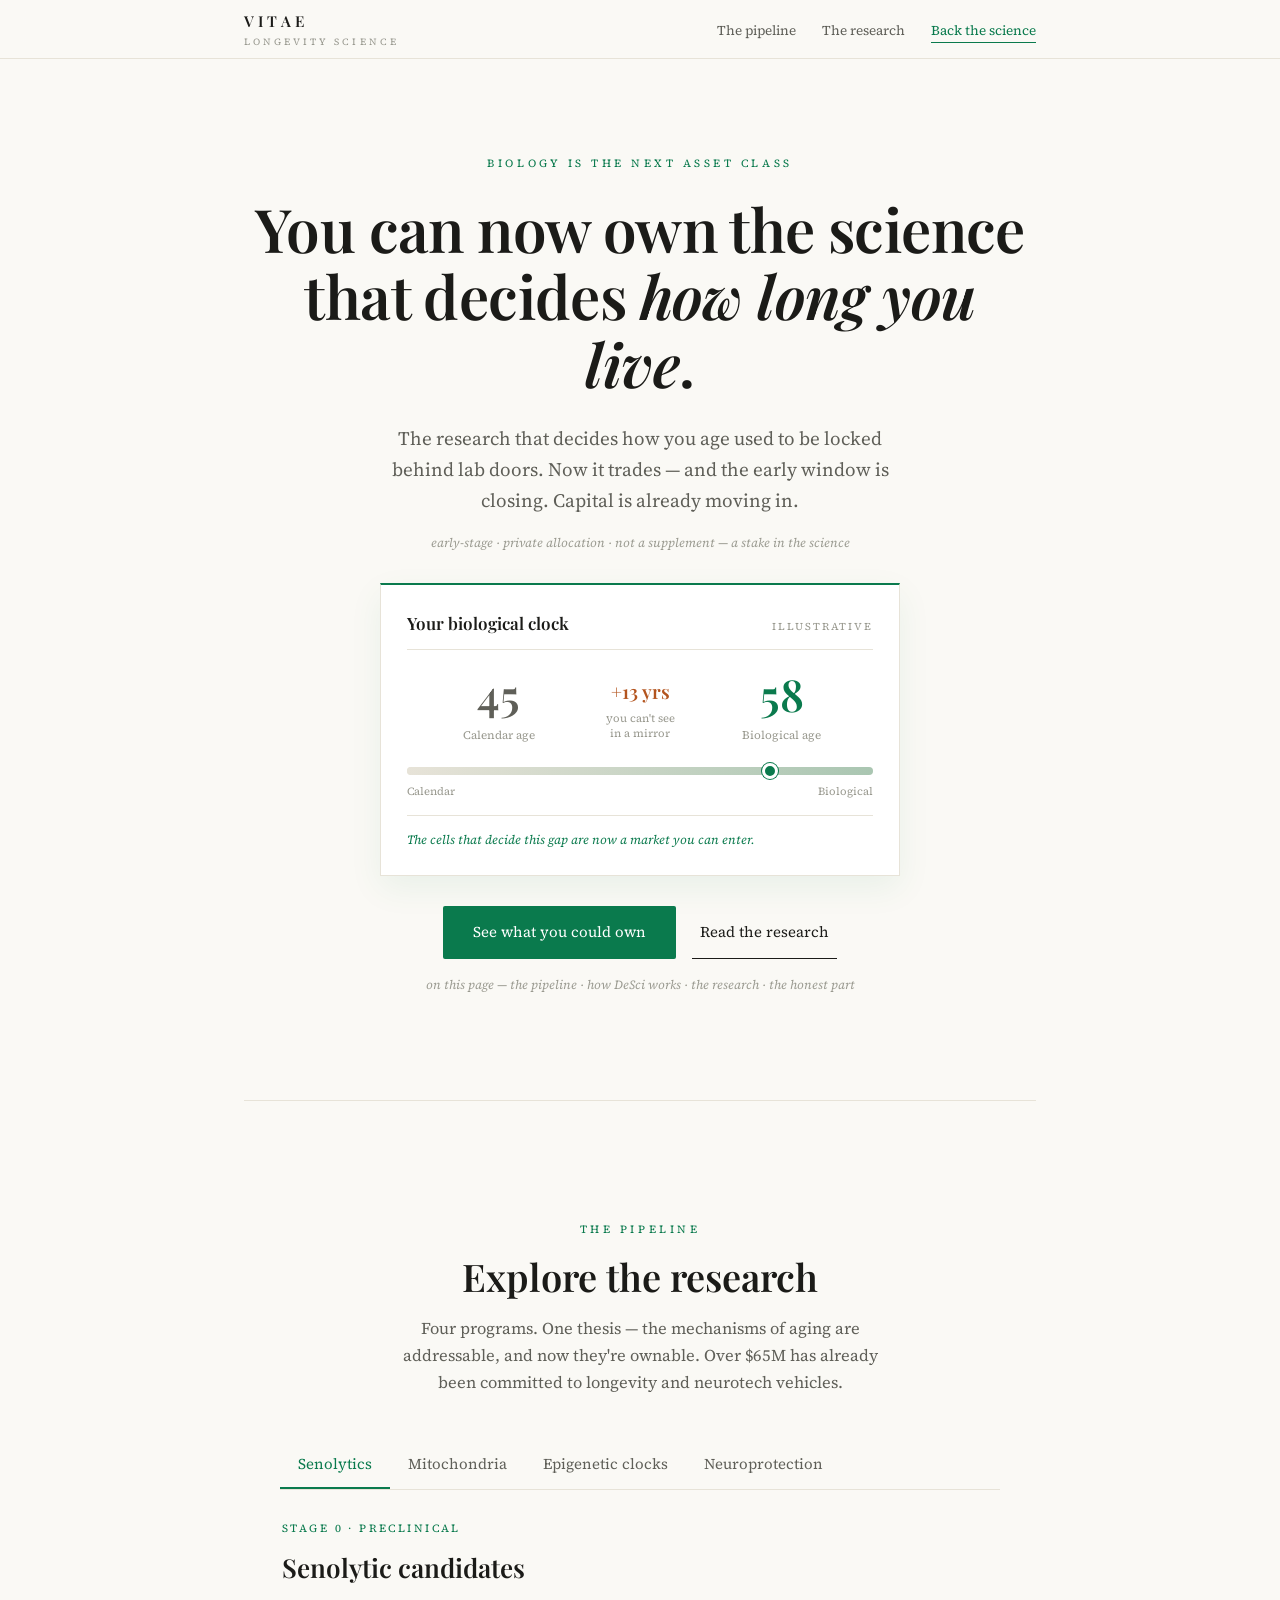
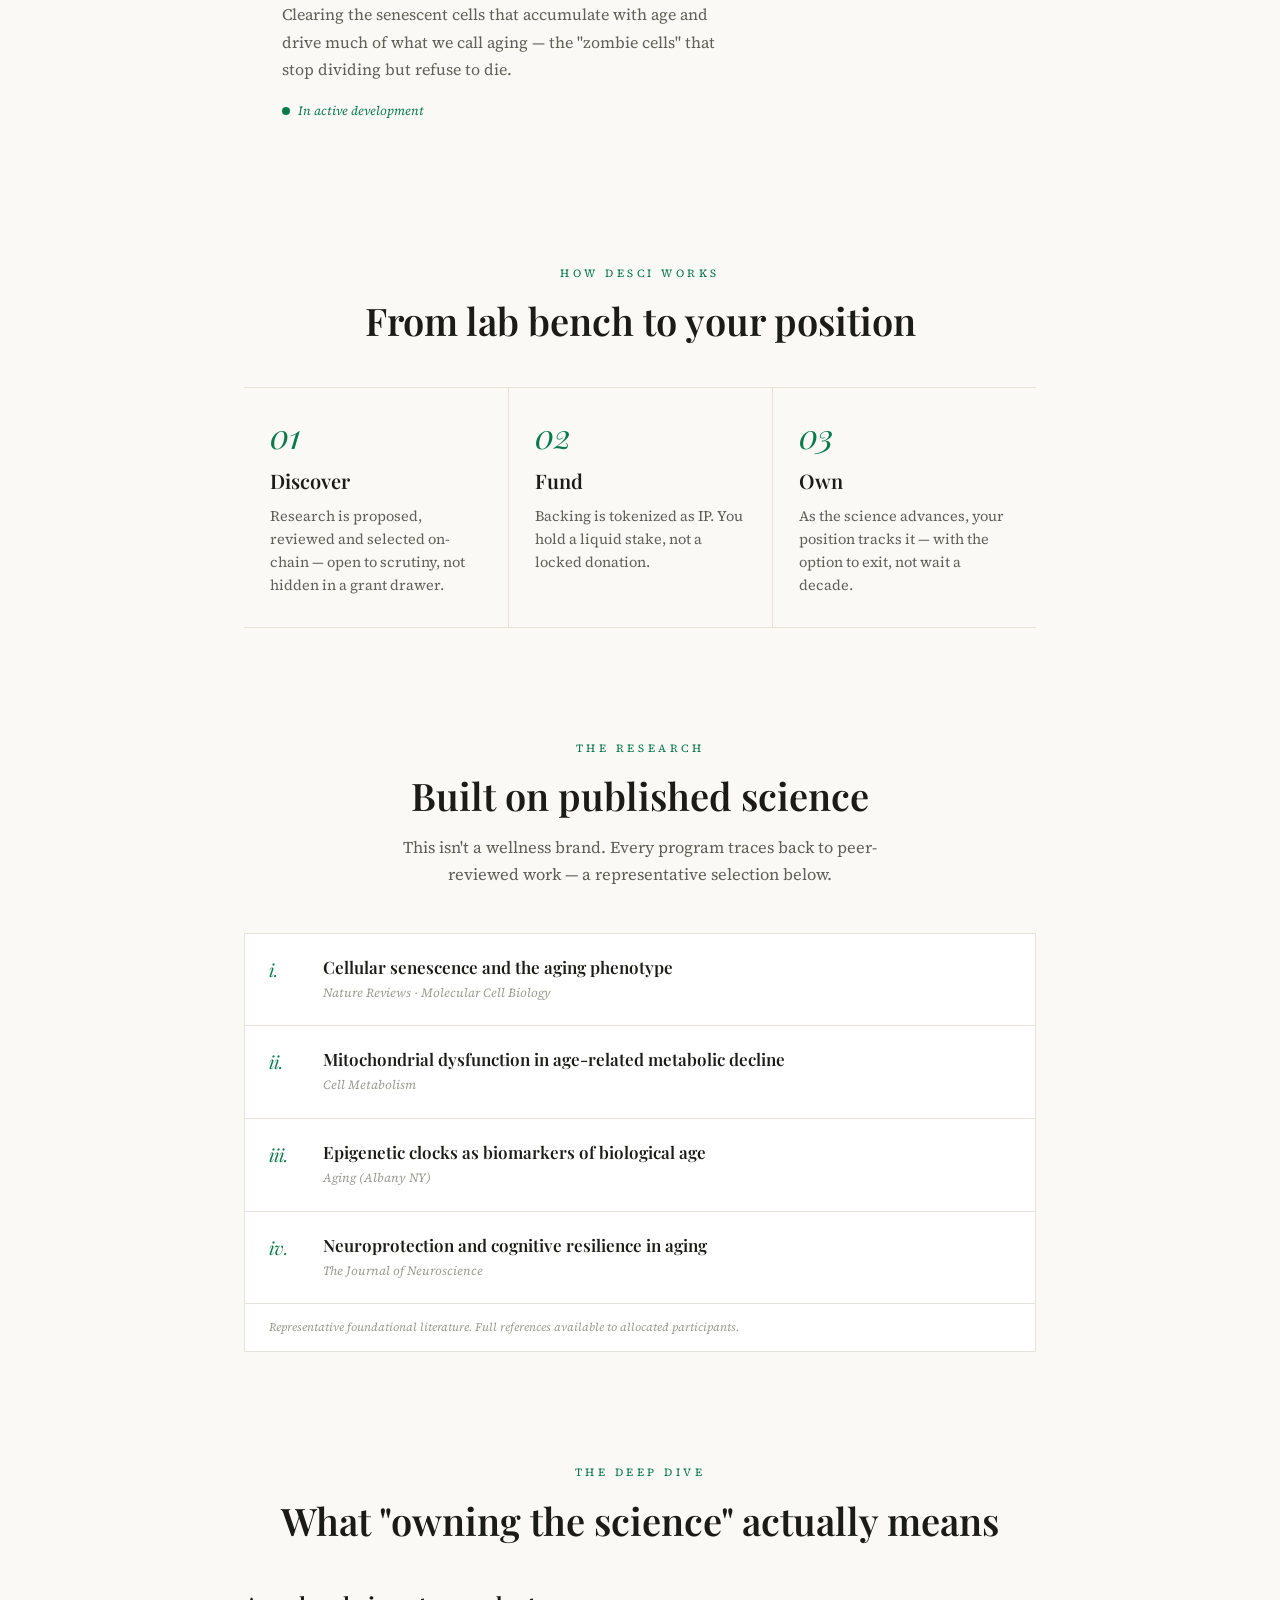
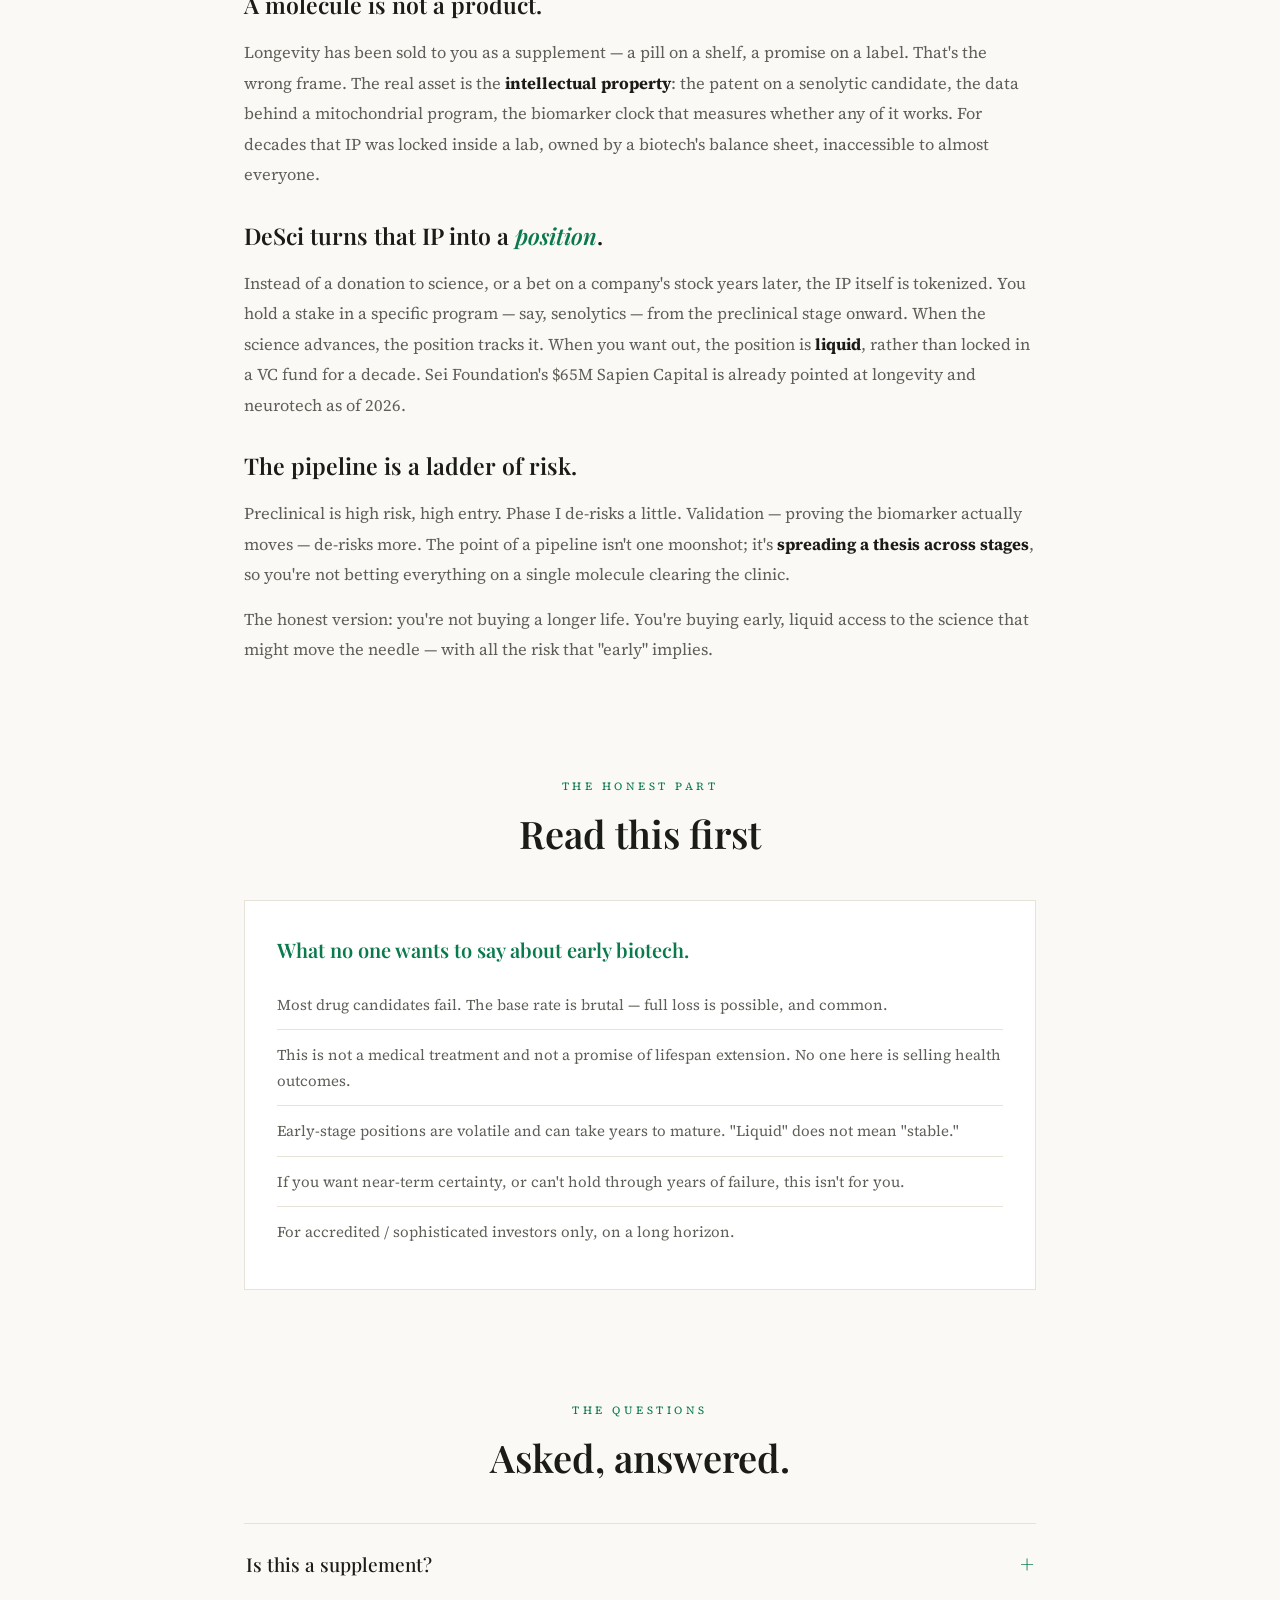
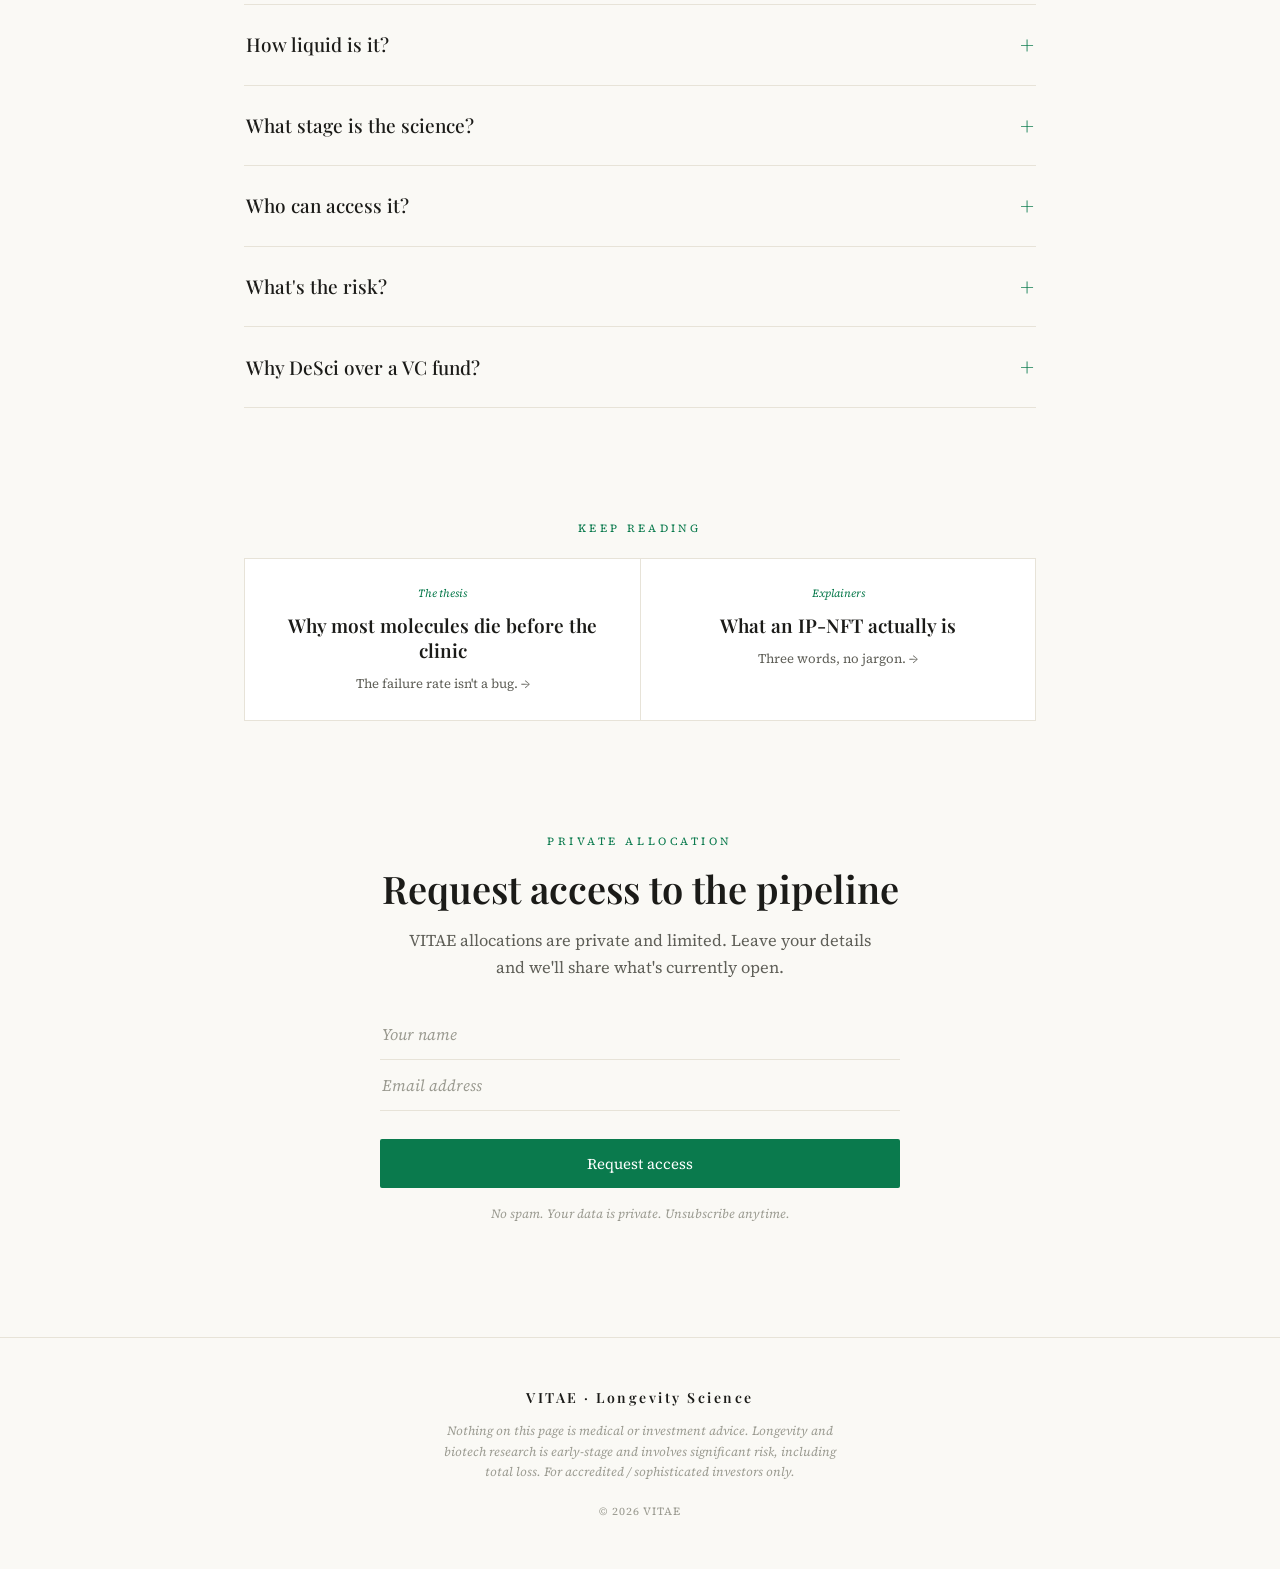
<file: index.html>
<!DOCTYPE html>
<html lang="en">
<head>
<meta charset="UTF-8">
<meta name="viewport" content="width=device-width, initial-scale=1.0">
<title>VITAE · Longevity Science — Own the science that slows aging</title>
<meta name="description" content="DeSci is turning biotech IP into liquid assets. The research that used to live behind lab doors now trades.">
<link rel="preconnect" href="https://fonts.googleapis.com">
<link rel="preconnect" href="https://fonts.gstatic.com" crossorigin>
<link href="https://fonts.googleapis.com/css2?family=Playfair+Display:ital,wght@0,500;0,600;0,700;1,500&family=Source+Serif+4:ital,opsz,wght@0,8..60,400;0,8..60,500;1,8..60,400&display=swap" rel="stylesheet">
<style>
  :root{
    --paper:#faf9f5; --ink:#1b1b18; --muted:#5f5f58; --faint:#9a9a90;
    --accent:#0a7a4d; --accent2:#0c8a58; --hairline:#e7e3d8;
    --serif:"Source Serif 4",Georgia,serif;
    --display:"Playfair Display",Georgia,serif;
  }
  *{margin:0;padding:0;box-sizing:border-box}
  html{scroll-behavior:smooth}
  body{background:var(--paper);color:var(--ink);font-family:var(--serif);-webkit-font-smoothing:antialiased;line-height:1.65}
  a{color:inherit;text-decoration:none}
  .container{max-width:840px;margin:0 auto;padding:0 24px}
  .container--wide{max-width:1040px}
  .rv{opacity:0;transform:translateY(16px);transition:opacity .8s ease,transform .8s ease}
  .rv.in{opacity:1;transform:none}
  [id]{scroll-margin-top:70px}

  .progress{position:fixed;top:0;left:0;height:3px;background:var(--accent);width:0;z-index:60}

  .nav{position:sticky;top:0;z-index:50;background:rgba(250,249,245,.9);backdrop-filter:blur(12px);border-bottom:1px solid var(--hairline)}
  .nav__inner{display:flex;align-items:center;justify-content:space-between;height:58px}
  .brand{font-family:var(--display);font-weight:600;letter-spacing:.28em;font-size:15px}
  .brand small{display:block;font-family:var(--serif);font-weight:400;font-size:9.5px;letter-spacing:.32em;color:var(--faint);text-transform:uppercase}
  .nav__links{display:flex;align-items:center;gap:26px;list-style:none}
  .nav__links a{font-size:13.5px;color:var(--muted);transition:color .2s}
  .nav__links a:hover{color:var(--ink)}
  .nav__links .nav__cta{color:var(--accent);border-bottom:1px solid var(--accent);padding-bottom:2px}

  .hero{padding:96px 0 40px;text-align:center}
  .eyebrow{font-size:11px;letter-spacing:.32em;text-transform:uppercase;color:var(--accent);margin-bottom:22px}
  .hero__title{font-family:var(--display);font-weight:600;font-size:clamp(34px,5.4vw,60px);line-height:1.12;letter-spacing:-.01em}
  .hero__title em{font-style:italic}
  .hero__dek{font-size:19px;line-height:1.65;color:var(--muted);margin:26px auto 0;max-width:52ch}
  .hero__note{font-size:12.5px;color:var(--faint);margin-top:16px;font-style:italic}
  .clock{max-width:520px;margin:30px auto 0;background:#fff;border:1px solid var(--hairline);border-top:2px solid var(--accent);padding:24px 26px;text-align:left;box-shadow:0 12px 32px rgba(10,122,77,.07)}
  .clock__head{display:flex;justify-content:space-between;align-items:baseline;border-bottom:1px solid var(--hairline);padding-bottom:12px}
  .clock__head>span:first-child{font-family:var(--display);font-weight:600;font-size:17px;color:var(--ink)}
  .clock__tag{font-size:10.5px;letter-spacing:.18em;text-transform:uppercase;color:var(--faint)}
  .clock__ages{display:grid;grid-template-columns:1fr auto 1fr;gap:14px;align-items:center;padding:22px 0 18px}
  .clock__age{text-align:center}
  .clock__age-num{font-family:var(--display);font-size:44px;font-weight:600;color:var(--muted);line-height:1}
  .clock__age-num.is-bio{color:var(--accent)}
  .clock__age-label{font-size:11.5px;color:var(--faint);margin-top:6px;display:block}
  .clock__gap{text-align:center}
  .clock__gap-num{font-family:var(--display);font-size:19px;font-weight:600;color:#b3541e}
  .clock__gap-label{font-size:11px;color:var(--faint);display:block;max-width:12ch;line-height:1.4;margin:4px auto 0}
  .clock__track{position:relative;height:8px;background:var(--hairline);border-radius:4px;margin:4px 0 8px}
  .clock__zone{position:absolute;left:0;right:0;height:100%;border-radius:4px;background:linear-gradient(90deg,var(--hairline),rgba(10,122,77,.28))}
  .clock__dot{position:absolute;left:78%;top:50%;width:16px;height:16px;transform:translate(-50%,-50%);border-radius:50%;background:var(--accent);border:3px solid #fff;box-shadow:0 0 0 1px var(--accent)}
  .clock__scale{display:flex;justify-content:space-between;font-size:11px;color:var(--faint)}
  .clock__foot{font-size:12.5px;color:var(--accent);font-style:italic;margin-top:14px;padding-top:14px;border-top:1px solid var(--hairline)}
  .hero__ctas{display:flex;gap:16px;margin-top:30px;justify-content:center;flex-wrap:wrap}
  .btn{display:inline-flex;align-items:center;justify-content:center;font-family:var(--serif);font-size:15px;cursor:pointer;transition:.2s;border:none}
  .btn--primary{background:var(--accent);color:#fff;padding:14px 30px;border-radius:2px}
  .btn--primary:hover{background:var(--accent2)}
  .btn--ghost{background:transparent;color:var(--ink);padding:14px 8px;border-bottom:1px solid var(--ink)}
  .btn--ghost:hover{color:var(--accent);border-color:var(--accent)}

  .rule{max-width:840px;margin:64px auto;padding:0 24px}
  .rule hr{border:none;border-top:1px solid var(--hairline)}

  .stats{display:flex;justify-content:center;gap:64px;text-align:center;flex-wrap:wrap}
  .stat__num{font-family:var(--display);font-size:38px;font-weight:600;color:var(--accent)}
  .stat__label{font-size:12.5px;color:var(--muted);margin-top:6px;max-width:22ch;line-height:1.5;margin-left:auto;margin-right:auto}

  .section{padding:56px 0;text-align:center}
  .section__label{font-size:11px;letter-spacing:.32em;text-transform:uppercase;color:var(--accent);margin-bottom:16px}
  .section__title{font-family:var(--display);font-weight:600;font-size:clamp(26px,3.4vw,38px);line-height:1.15}
  .section__lede{font-size:16.5px;color:var(--muted);margin:16px auto 0;max-width:54ch}

  .explorer{max-width:720px;margin:44px auto 0;text-align:left}
  .tabs{display:flex;flex-wrap:wrap;gap:0;border-bottom:1px solid var(--hairline)}
  .tab{background:none;border:none;border-bottom:2px solid transparent;padding:13px 18px;font-family:var(--serif);font-size:15px;color:var(--muted);cursor:pointer;transition:.2s}
  .tab:hover{color:var(--ink)}
  .tab.is-active{color:var(--accent);border-color:var(--accent)}
  .panel{display:none;padding:30px 2px;animation:in .35s ease}
  .panel.is-active{display:block}
  @keyframes in{from{opacity:0;transform:translateY(8px)}to{opacity:1;transform:none}}
  .panel__stage{font-size:11px;letter-spacing:.22em;text-transform:uppercase;color:var(--accent)}
  .panel__title{font-family:var(--display);font-size:26px;font-weight:600;margin:8px 0 12px}
  .panel__text{font-size:16px;color:var(--muted);line-height:1.7;max-width:56ch}
  .panel__status{margin-top:18px;display:inline-flex;align-items:center;gap:8px;font-size:12.5px;color:var(--accent);font-style:italic}
  .panel__status::before{content:"";width:8px;height:8px;border-radius:50%;background:var(--accent)}

  .steps{display:grid;grid-template-columns:repeat(3,1fr);gap:0;margin-top:44px;border-top:1px solid var(--hairline);border-bottom:1px solid var(--hairline)}
  .step{padding:30px 26px;border-left:1px solid var(--hairline);text-align:left}
  .step:first-child{border-left:none}
  .step__num{font-family:var(--display);font-size:34px;color:var(--accent);font-style:italic;line-height:1}
  .step__title{font-family:var(--display);font-size:20px;font-weight:600;margin-top:12px}
  .step__text{font-size:14.5px;color:var(--muted);margin-top:8px;line-height:1.6}

  .papers{margin-top:44px;text-align:left;border:1px solid var(--hairline);background:#fff}
  .paper{display:flex;gap:20px;padding:22px 24px;border-top:1px solid var(--hairline)}
  .paper:first-child{border-top:none}
  .paper__num{font-family:var(--display);font-style:italic;color:var(--accent);min-width:34px;font-size:18px}
  .paper__title{font-family:var(--display);font-size:17px;font-weight:600;line-height:1.3}
  .paper__meta{font-size:12.5px;color:var(--faint);margin-top:5px;font-style:italic}
  .papers__foot{font-size:11.5px;color:var(--faint);padding:14px 24px;border-top:1px solid var(--hairline);font-style:italic}

  .faq{margin-top:44px;text-align:left;border-top:1px solid var(--hairline)}
  .faq details{border-bottom:1px solid var(--hairline)}
  .faq summary{list-style:none;cursor:pointer;padding:20px 2px;font-family:var(--display);font-size:19px;font-weight:500;display:flex;justify-content:space-between;align-items:center;transition:.15s}
  .faq summary::-webkit-details-marker{display:none}
  .faq summary::after{content:"+";color:var(--accent);font-size:24px;font-weight:400;transition:transform .2s}
  .faq details[open] summary::after{transform:rotate(45deg)}
  .faq summary:hover{color:var(--accent)}
  .faq p{padding:0 0 20px;color:var(--muted);font-size:15px;line-height:1.7}

  .report-form{display:flex;flex-direction:column;gap:0;margin-top:28px;max-width:520px;margin-left:auto;margin-right:auto;text-align:left}
  .report-form input{background:transparent;border:none;border-bottom:1px solid var(--hairline);color:var(--ink);padding:14px 2px;font-size:16px;font-family:var(--serif)}
  .report-form input::placeholder{color:var(--faint);font-style:italic}
  .report-form input:focus{outline:none;border-color:var(--accent)}
  .report-form button{margin-top:28px}
  .report-note{margin-top:16px;font-size:12.5px;color:var(--faint);font-style:italic;text-align:center}
  .prose{text-align:left;margin-top:44px}
  .prose h3{font-family:var(--display);font-size:23px;font-weight:600;margin:26px 0 8px;color:var(--ink)}
  .prose h3:first-child{margin-top:0}
  .prose p{font-size:16.5px;line-height:1.85;color:var(--muted);margin-top:14px}
  .prose strong{color:var(--ink)}
  .prose em{color:var(--accent);font-style:italic}
  .honest{margin-top:44px;text-align:left;border:1px solid var(--hairline);padding:32px;background:#fff}
  .honest h3{font-family:var(--display);font-size:20px;font-weight:600;color:var(--accent);margin-bottom:14px}
  .honest ul{list-style:none}
  .honest li{font-size:15px;color:var(--muted);padding:12px 0;border-top:1px solid var(--hairline);line-height:1.7}
  .honest li:first-child{border-top:none}
  .reading{margin-top:48px;text-align:left}
  .reading__label{font-size:11px;letter-spacing:.3em;text-transform:uppercase;color:var(--accent);margin-bottom:20px}
  .reading__grid{display:grid;grid-template-columns:1fr 1fr;gap:0;border:1px solid var(--hairline);background:#fff}
  .reading-card{padding:26px;border-left:1px solid var(--hairline)}
  .reading-card:first-child{border-left:none}
  .reading-card:hover .reading-card__title{color:var(--accent)}
  .reading-card__tag{font-size:11px;color:var(--accent);font-style:italic}
  .reading-card__title{font-family:var(--display);font-size:19px;font-weight:600;margin-top:10px;line-height:1.3;transition:.2s}
  .reading-card__more{font-size:13px;color:var(--muted);margin-top:10px}
  @media(max-width:640px){.reading__grid{grid-template-columns:1fr}.reading-card{border-left:none;border-top:1px solid var(--hairline)}.reading-card:first-child{border-top:none}}

  .footer{border-top:1px solid var(--hairline);padding:48px 0;margin-top:56px;text-align:center}
  .footer__brand{font-family:var(--display);font-weight:600;letter-spacing:.18em;font-size:14px}
  .footer__note{font-size:12.5px;color:var(--faint);margin-top:12px;max-width:56ch;margin-left:auto;margin-right:auto;line-height:1.65;font-style:italic}
  .footer__copy{font-size:11px;color:var(--faint);margin-top:20px;letter-spacing:.08em}

  @media(max-width:760px){
    .stats{gap:28px}
    .steps{grid-template-columns:1fr}
    .step{border-left:none;border-top:1px solid var(--hairline)}
    .step:first-child{border-top:none}
    .nav__links a:not(.nav__cta){display:none}
    .paper{flex-direction:column;gap:6px}
  }
</style>
</head>
<body>

<div class="progress" id="progress"></div>

<nav class="nav">
  <div class="container nav__inner">
    <a href="#" class="brand">VITAE<small>Longevity Science</small></a>
    <ul class="nav__links">
      <li><a href="#pipeline">The pipeline</a></li>
      <li><a href="#research">The research</a></li>
      <li><a href="#access" class="nav__cta">Back the science</a></li>
    </ul>
  </div>
</nav>

<header class="hero">
  <div class="container">
    <div class="eyebrow rv">Biology is the next asset class</div>
    <h1 class="hero__title rv">You can now own the science<br>that decides <em>how long you live</em>.</h1>
    <p class="hero__dek rv">The research that decides how you age used to be locked behind lab doors. Now it trades — and the early window is closing. Capital is already moving in.</p>
    <p class="hero__note rv">early-stage · private allocation · not a supplement — a stake in the science</p>
    <div class="clock rv">
      <div class="clock__head"><span>Your biological clock</span><span class="clock__tag">Illustrative</span></div>
      <div class="clock__ages">
        <div class="clock__age"><span class="clock__age-num">45</span><span class="clock__age-label">Calendar age</span></div>
        <div class="clock__gap"><span class="clock__gap-num">+13 yrs</span><span class="clock__gap-label">you can't see in a mirror</span></div>
        <div class="clock__age"><span class="clock__age-num is-bio">58</span><span class="clock__age-label">Biological age</span></div>
      </div>
      <div class="clock__track"><div class="clock__zone"></div><div class="clock__dot"></div></div>
      <div class="clock__scale"><span>Calendar</span><span>Biological</span></div>
      <div class="clock__foot">The cells that decide this gap are now a market you can enter.</div>
    </div>
    <div class="hero__ctas rv">
      <a href="#pipeline" class="btn btn--primary">See what you could own</a>
      <a href="#research" class="btn btn--ghost">Read the research</a>
    </div>
    <p class="hero__note rv">on this page — the pipeline · how DeSci works · the research · the honest part</p>
  </div>
</header>

<div class="rule"><hr></div>

<section class="section" id="pipeline">
  <div class="container">
    <div class="section__label rv">The Pipeline</div>
    <h2 class="section__title rv">Explore the research</h2>
    <p class="section__lede rv">Four programs. One thesis — the mechanisms of aging are addressable, and now they're ownable. Over $65M has already been committed to longevity and neurotech vehicles.</p>
    <div class="explorer rv" data-tabs>
      <div class="tabs">
        <button class="tab is-active" data-tab="senolytics">Senolytics</button>
        <button class="tab" data-tab="mitochondria">Mitochondria</button>
        <button class="tab" data-tab="epigenetic">Epigenetic clocks</button>
        <button class="tab" data-tab="neuro">Neuroprotection</button>
      </div>
      <div class="panel is-active" data-panel="senolytics"><div class="panel__stage">Stage 0 · Preclinical</div><div class="panel__title">Senolytic candidates</div><div class="panel__text">Clearing the senescent cells that accumulate with age and drive much of what we call aging — the "zombie cells" that stop dividing but refuse to die.</div><div class="panel__status">In active development</div></div>
      <div class="panel" data-panel="mitochondria"><div class="panel__stage">Stage 1 · Phase I</div><div class="panel__title">Mitochondrial function</div><div class="panel__text">Restoring the energy engines that decline first with age — the cellular machinery behind the fatigue most people mistake for "just getting older."</div><div class="panel__status">In active development</div></div>
      <div class="panel" data-panel="epigenetic"><div class="panel__stage">Stage 2 · Validation</div><div class="panel__title">Epigenetic clocks</div><div class="panel__text">Measuring biological age — so the science can be proven, not claimed. The measuring stick that turns "younger than my age" into a number.</div><div class="panel__status">In active development</div></div>
      <div class="panel" data-panel="neuro"><div class="panel__stage">Stage 0 · Preclinical</div><div class="panel__title">Neuroprotection</div><div class="panel__text">Defending cognition against age-related decline — the sharpness that separates a long life from a long, clear one.</div><div class="panel__status">In active development</div></div>
    </div>
  </div>
</section>

<section class="section" id="how">
  <div class="container">
    <div class="section__label rv">How DeSci works</div>
    <h2 class="section__title rv">From lab bench to your position</h2>
    <div class="steps rv">
      <div class="step"><div class="step__num">01</div><div class="step__title">Discover</div><div class="step__text">Research is proposed, reviewed and selected on-chain — open to scrutiny, not hidden in a grant drawer.</div></div>
      <div class="step"><div class="step__num">02</div><div class="step__title">Fund</div><div class="step__text">Backing is tokenized as IP. You hold a liquid stake, not a locked donation.</div></div>
      <div class="step"><div class="step__num">03</div><div class="step__title">Own</div><div class="step__text">As the science advances, your position tracks it — with the option to exit, not wait a decade.</div></div>
    </div>
  </div>
</section>

<section class="section" id="research">
  <div class="container">
    <div class="section__label rv">The Research</div>
    <h2 class="section__title rv">Built on published science</h2>
    <p class="section__lede rv">This isn't a wellness brand. Every program traces back to peer-reviewed work — a representative selection below.</p>
    <div class="papers rv">
      <div class="paper"><div class="paper__num">i.</div><div><div class="paper__title">Cellular senescence and the aging phenotype</div><div class="paper__meta">Nature Reviews · Molecular Cell Biology</div></div></div>
      <div class="paper"><div class="paper__num">ii.</div><div><div class="paper__title">Mitochondrial dysfunction in age-related metabolic decline</div><div class="paper__meta">Cell Metabolism</div></div></div>
      <div class="paper"><div class="paper__num">iii.</div><div><div class="paper__title">Epigenetic clocks as biomarkers of biological age</div><div class="paper__meta">Aging (Albany NY)</div></div></div>
      <div class="paper"><div class="paper__num">iv.</div><div><div class="paper__title">Neuroprotection and cognitive resilience in aging</div><div class="paper__meta">The Journal of Neuroscience</div></div></div>
      <div class="papers__foot">Representative foundational literature. Full references available to allocated participants.</div>
    </div>
  </div>
</section>

<section class="section" id="dive">
  <div class="container">
    <div class="section__label rv">The Deep Dive</div>
    <h2 class="section__title rv">What "owning the science" actually means</h2>
    <div class="prose rv">
      <h3>A molecule is not a product.</h3>
      <p>Longevity has been sold to you as a supplement — a pill on a shelf, a promise on a label. That's the wrong frame. The real asset is the <strong>intellectual property</strong>: the patent on a senolytic candidate, the data behind a mitochondrial program, the biomarker clock that measures whether any of it works. For decades that IP was locked inside a lab, owned by a biotech's balance sheet, inaccessible to almost everyone.</p>
      <h3>DeSci turns that IP into a <em>position</em>.</h3>
      <p>Instead of a donation to science, or a bet on a company's stock years later, the IP itself is tokenized. You hold a stake in a specific program — say, senolytics — from the preclinical stage onward. When the science advances, the position tracks it. When you want out, the position is <strong>liquid</strong>, rather than locked in a VC fund for a decade. Sei Foundation's $65M Sapien Capital is already pointed at longevity and neurotech as of 2026.</p>
      <h3>The pipeline is a ladder of risk.</h3>
      <p>Preclinical is high risk, high entry. Phase I de-risks a little. Validation — proving the biomarker actually moves — de-risks more. The point of a pipeline isn't one moonshot; it's <strong>spreading a thesis across stages</strong>, so you're not betting everything on a single molecule clearing the clinic.</p>
      <p>The honest version: you're not buying a longer life. You're buying early, liquid access to the science that might move the needle — with all the risk that "early" implies.</p>
    </div>
  </div>
</section>

<section class="section" id="honest">
  <div class="container">
    <div class="section__label rv">The Honest Part</div>
    <h2 class="section__title rv">Read this first</h2>
    <div class="honest rv">
      <h3>What no one wants to say about early biotech.</h3>
      <ul>
        <li>Most drug candidates fail. The base rate is brutal — full loss is possible, and common.</li>
        <li>This is not a medical treatment and not a promise of lifespan extension. No one here is selling health outcomes.</li>
        <li>Early-stage positions are volatile and can take years to mature. "Liquid" does not mean "stable."</li>
        <li>If you want near-term certainty, or can't hold through years of failure, this isn't for you.</li>
        <li>For accredited / sophisticated investors only, on a long horizon.</li>
      </ul>
    </div>
  </div>
</section>

<section class="section" id="faq">
  <div class="container">
    <div class="section__label rv">The Questions</div>
    <h2 class="section__title rv">Asked, answered.</h2>
    <div class="faq rv">
      <details><summary>Is this a supplement?</summary><p>No. VITAE is a stake in the research itself — tokenized biotech IP, not a product you take.</p></details>
      <details><summary>How liquid is it?</summary><p>Tokenized IP trades. Historically, biotech positions were locked for a decade; DeSci makes them liquid.</p></details>
      <details><summary>What stage is the science?</summary><p>Early — preclinical and Phase I. That's the point: early entry is where the access (and the risk) lives.</p></details>
      <details><summary>Who can access it?</summary><p>Accredited / sophisticated investors only. Allocations are private and limited.</p></details>
      <details><summary>What's the risk?</summary><p>Early-stage biotech. Full loss is possible, as with any pre-revenue research.</p></details>
      <details><summary>Why DeSci over a VC fund?</summary><p>Direct ownership, liquidity, and alignment — your health and your capital point the same direction.</p></details>
    </div>
  </div>
</section>

<section class="section" id="reading">
  <div class="container">
    <div class="reading__label rv">Keep reading</div>
    <div class="reading__grid rv">
      <a class="reading-card" href="article-1.html"><div class="reading-card__tag">The thesis</div><div class="reading-card__title">Why most molecules die before the clinic</div><div class="reading-card__more">The failure rate isn't a bug. →</div></a>
      <a class="reading-card" href="article-2.html"><div class="reading-card__tag">Explainers</div><div class="reading-card__title">What an IP-NFT actually is</div><div class="reading-card__more">Three words, no jargon. →</div></a>
    </div>
  </div>
</section>

<section class="section" id="access">
  <div class="container">
    <div class="section__label rv">Private Allocation</div>
    <h2 class="section__title rv">Request access to the pipeline</h2>
    <p class="section__lede rv">VITAE allocations are private and limited. Leave your details and we'll share what's currently open.</p>
    <form class="report-form rv" action="https://formspree.io/f/YOUR_FORM_ID" method="POST">
      <input type="text" name="name" placeholder="Your name" aria-label="Name" required>
      <input type="email" name="email" placeholder="Email address" aria-label="Email" required>
      <button type="submit" class="btn btn--primary">Request access</button>
    </form>
    <p class="report-note rv">No spam. Your data is private. Unsubscribe anytime.</p>
  </div>
</section>

<footer class="footer">
  <div class="container">
    <div class="footer__brand">VITAE · Longevity Science</div>
    <p class="footer__note">Nothing on this page is medical or investment advice. Longevity and biotech research is early-stage and involves significant risk, including total loss. For accredited / sophisticated investors only.</p>
    <div class="footer__copy">© 2026 VITAE</div>
  </div>
</footer>

<script>
  var pb=document.getElementById('progress');
  window.addEventListener('scroll',function(){var h=document.documentElement;var sc=h.scrollTop||document.body.scrollTop;var m=h.scrollHeight-h.clientHeight;pb.style.width=(m>0?sc/m*100:0)+'%';},{passive:true});
  var io=new IntersectionObserver(function(es){es.forEach(function(e){if(e.isIntersecting){e.target.classList.add('in');io.unobserve(e.target);}})},{threshold:.12});
  document.querySelectorAll('.rv').forEach(function(el){io.observe(el)});
  function countUp(el){var t=parseFloat(el.dataset.count);var dec=parseInt(el.dataset.dec||'0',10);var pre=el.dataset.prefix||'';var suf=el.dataset.suffix||'';var dur=1500;var s=performance.now();function step(n){var p=Math.min((n-s)/dur,1);p=1-Math.pow(1-p,3);var v=t*p;el.textContent=pre+(dec?v.toFixed(dec):Math.round(v).toLocaleString())+suf;if(p<1)requestAnimationFrame(step);}requestAnimationFrame(step);}
  var cio=new IntersectionObserver(function(es){es.forEach(function(e){if(e.isIntersecting){countUp(e.target);cio.unobserve(e.target);}})},{threshold:.5});
  document.querySelectorAll('[data-count]').forEach(function(el){cio.observe(el)});

  // tabs
  document.querySelectorAll('[data-tabs]').forEach(function(group){
    var tabs=group.querySelectorAll('[data-tab]'),panels=group.querySelectorAll('[data-panel]');
    tabs.forEach(function(t){t.addEventListener('click',function(){tabs.forEach(function(x){x.classList.remove('is-active')});panels.forEach(function(p){p.classList.remove('is-active')});t.classList.add('is-active');group.querySelector('[data-panel="'+t.getAttribute('data-tab')+'"]').classList.add('is-active');});});
  });
</script>
</body>
</html>
</file>
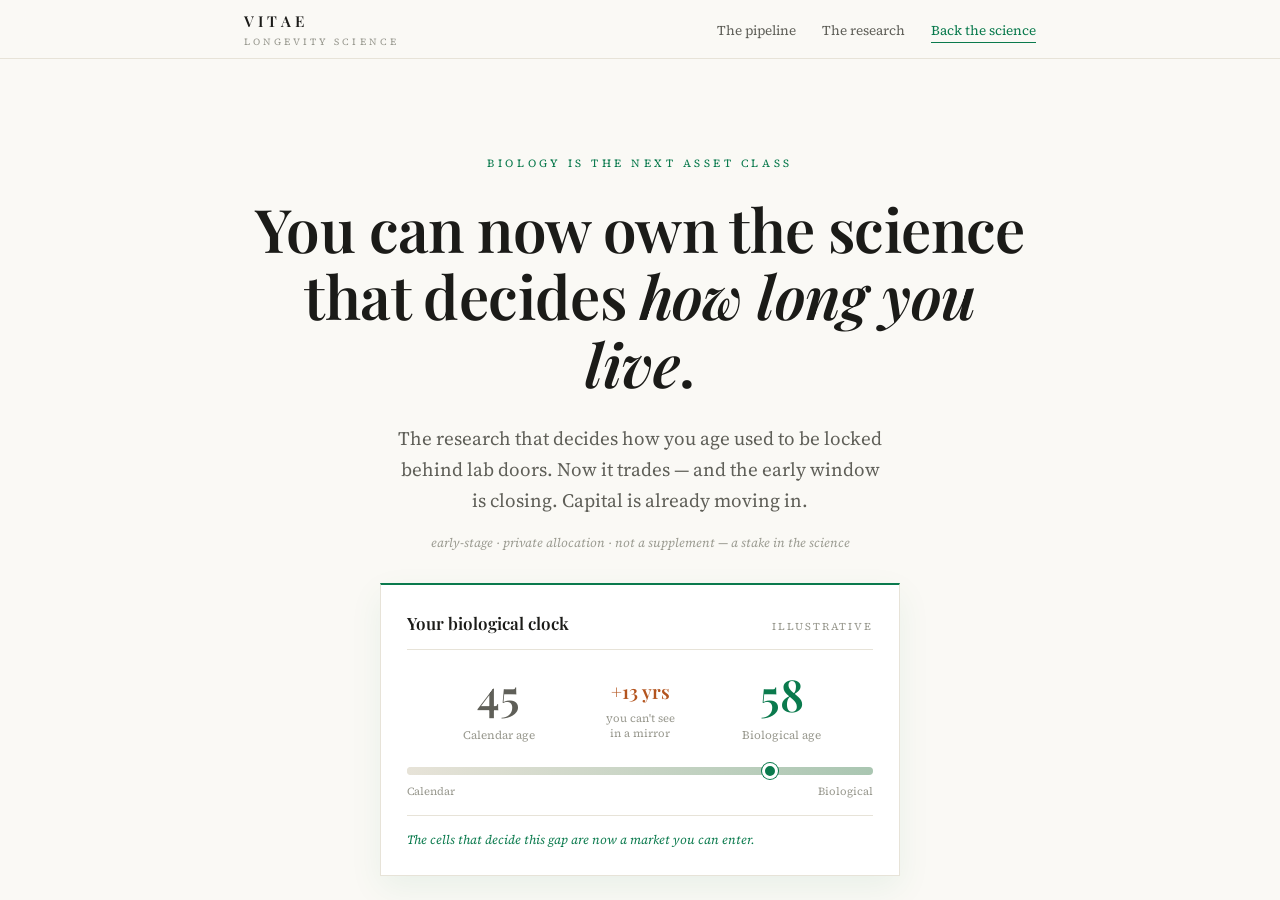
<file: vitae.html>
<!DOCTYPE html>
<html lang="en">
<head>
<meta charset="UTF-8">
<meta name="viewport" content="width=device-width, initial-scale=1.0">
<title>VITAE · Longevity Science</title>
<style>
  html, body { margin:0; padding:0; height:100%; background:#08080a; }
  iframe { display:block; width:100%; height:100vh; border:0; background:#fff; }
</style>
</head>
<body>
<!-- ============================================================
     跳出内嵌浏览器补丁（独立片段，通用版，注入到 <body> 之后）
     作用：FB / IG / TG / 微信 / 抖音 等 APP 内置浏览器里打开本页时，
           自动（Android）或一键（iOS）跳到系统浏览器。
     路由：自动携带当前完整 hash，落地后还原。不假设站内路由格式。
     关闭：地址后加 ?stay=1
     ============================================================ -->
<style id="xb-style">
#xb{position:fixed;inset:0;z-index:2147483647;display:none;background:rgba(8,8,12,.97);-webkit-backdrop-filter:blur(12px);backdrop-filter:blur(12px);font-family:-apple-system,BlinkMacSystemFont,"Segoe UI","PingFang SC","Microsoft YaHei",sans-serif;color:#f2f2f7;align-items:center;justify-content:center;padding:22px;box-sizing:border-box}
#xb.on{display:flex}
#xb *{box-sizing:border-box}
#xb .box{max-width:430px;width:100%;background:#111116;border:1px solid #24242e;border-radius:18px;padding:26px 22px;box-shadow:0 24px 70px rgba(0,0,0,.65)}
#xb .ico{width:46px;height:46px;border-radius:13px;background:#00e5a0;color:#06110c;display:flex;align-items:center;justify-content:center;font-weight:800;font-size:22px;margin-bottom:15px}
#xb h3{margin:0 0 9px;font-size:19px;line-height:1.35;font-weight:700}
#xb p{margin:0 0 17px;font-size:13.5px;line-height:1.62;color:#a8a8b6}
#xb p b{color:#e7e7ee;font-weight:600}
#xb .cta{display:block;width:100%;text-align:center;padding:16px;border-radius:12px;background:#00e5a0;color:#06110c;font-weight:700;font-size:15.5px;text-decoration:none;border:0;cursor:pointer;font-family:inherit}
#xb .cta:active{background:#00c98c}
#xb .alt{display:block;width:100%;text-align:center;margin-top:10px;padding:13px;border-radius:12px;background:#1b1b22;color:#e7e7ee;font-size:14px;text-decoration:none;border:1px solid #2a2a34}
#xb .row{display:flex;gap:10px;margin-top:10px}
#xb .row button{flex:1;padding:12px;border-radius:12px;background:#15151b;color:#b9b9c6;border:1px solid #24242e;font-size:13px;cursor:pointer;font-family:inherit}
#xb .steps{margin:15px 0 0;padding:12px 14px;border-radius:12px;background:#0b0b0f;border:1px dashed #2c2c38;font-size:12.5px;color:#b9b9c6;line-height:1.7}
#xb .steps i{color:#00e5a0;font-style:normal;font-weight:600}
#xb .skip{display:block;margin:14px auto 0;font-size:12px;color:#6a6a78;text-decoration:underline;background:none;border:0;cursor:pointer;font-family:inherit}
</style>

<div id="xb" role="dialog" aria-modal="true" aria-labelledby="xb-t">
  <div class="box">
    <div class="ico">↗</div>
    <h3 id="xb-t">请用系统浏览器打开</h3>
    <p>你正在 <b id="xb-app">应用</b> 的内置浏览器中，部分按钮与内容无法正常使用。用系统浏览器打开可以获得完整体验。</p>
    <a class="cta" id="xb-cta" href="#" rel="noopener">在浏览器中打开</a>
    <a class="alt" id="xb-alt" href="#" rel="noopener">换一个浏览器打开</a>
    <div class="row">
      <button id="xb-copy" type="button">复制链接</button>
      <button id="xb-close" type="button">关闭</button>
    </div>
    <div class="steps" id="xb-steps"></div>
    <button class="skip" id="xb-skip" type="button">继续在应用内浏览</button>
  </div>
</div>
<script>
(function () {
  'use strict';
  var ua = navigator.userAgent || '';
  var isIOS = /iPhone|iPad|iPod/i.test(ua) || (navigator.platform === 'MacIntel' && navigator.maxTouchPoints > 1);
  var isAndroid = /Android/i.test(ua);
  var isMobile = isIOS || isAndroid;

  /* ---------- 1. 回程还原：?r=1&h=<编码后的完整hash> -> 原始地址 ---------- */
  try {
    var qs = new URLSearchParams(location.search);
    if (qs.get('r') === '1') {
      var h = qs.get('h') || '';
      var clean = location.pathname + (h ? '#' + decodeURIComponent(h) : '');
      try { history.replaceState(null, '', clean); } catch (e) { location.replace(clean); }
    }
  } catch (e) {}

  /* ---------- 2. 识别 APP ---------- */
  var APP = '', NAME = '';
  if (/FBAN|FBAV|FB_IAB|FB4A|FBIOS|\[FB/i.test(ua)) { APP = 'fb'; NAME = 'Facebook'; }
  else if (/Instagram/i.test(ua)) { APP = 'ig'; NAME = 'Instagram'; }
  else if (/Telegram|TelegramBot/i.test(ua)) { APP = 'tg'; NAME = 'Telegram'; }
  else if (/MicroMessenger/i.test(ua)) { APP = 'wx'; NAME = '微信'; }
  else if (/QQ\//i.test(ua) || /QQBrowser/i.test(ua)) { APP = 'qq'; NAME = 'QQ'; }
  else if (/BytedanceWebview|aweme|TikTok|musical_ly/i.test(ua)) { APP = 'tt'; NAME = '抖音 / TikTok'; }
  else if (/Line\//i.test(ua)) { APP = 'line'; NAME = 'LINE'; }
  else if (/Twitter/i.test(ua)) { APP = 'tw'; NAME = 'X'; }
  else if (/Weibo/i.test(ua)) { APP = 'wb'; NAME = '微博'; }
  else if (/; wv\)/i.test(ua)) { APP = 'wv'; NAME = '应用'; }

  var INAPP = !!APP;
  var forcedStay = /[?&]stay=1/.test(location.search);

  /* ---------- 3. 带上当前完整 hash，不假设站内路由格式 ---------- */
  function curHash() {
    var h = location.hash || '';
    return h.charAt(0) === '#' ? h.slice(1) : h;
  }
  function targetURL() {
    var h = curHash();
    return location.origin + location.pathname + (h ? '?r=1&h=' + encodeURIComponent(h) : '');
  }
  var bare = function (u) { return u.replace(/^https?:\/\//i, ''); };
  var safariURI = function (u) { return 'x-safari-https://' + bare(u); };
  var chromeIOSURI = function (u) { return 'googlechromes://' + bare(u); };
  function intentURI(u, pkg) {
    var m = /^(https?):\/\/([^\/?#]+)([^?#]*)(\?[^#]*)?/i.exec(u);
    if (!m) return u;
    return 'intent://' + m[2] + (m[3] || '/') + (m[4] || '') + '#Intent;scheme=' +
      m[1].toLowerCase() + (pkg ? ';package=' + pkg : '') +
      ';S.browser_fallback_url=' + encodeURIComponent(u) + ';end';
  }

  /* ---------- 4. 绑定 ---------- */
  var box = document.getElementById('xb');
  var cta = document.getElementById('xb-cta');
  var alt = document.getElementById('xb-alt');
  var steps = document.getElementById('xb-steps');
  var appLbl = document.getElementById('xb-app');
  if (!box || !cta) return;

  function paint() {
    var t = targetURL();
    if (isIOS) {
      cta.href = safariURI(t);
      cta.textContent = '在 Safari 中打开';
      alt.href = chromeIOSURI(t);
      alt.textContent = '用 Chrome 打开';
      alt.style.display = '';
    } else if (isAndroid) {
      cta.href = intentURI(t, '');
      cta.textContent = '在默认浏览器中打开';
      alt.href = intentURI(t, 'com.android.chrome');
      alt.textContent = '用 Chrome 打开';
      alt.style.display = '';
    } else {
      cta.href = t;
      cta.textContent = '打开链接';
      alt.style.display = 'none';
    }
    if (appLbl) appLbl.textContent = NAME || '应用';
    var s = '';
    if (APP === 'fb') {
      s = isIOS
        ? '如果按钮没反应：点右下角 <i>⋯</i> 或 <i>分享</i> → <i>在 Safari 中打开</i>'
        : '如果按钮没反应：点右上角 <i>⋯</i> → <i>在浏览器中打开</i>';
    } else if (APP === 'ig') {
      s = '如果按钮没反应：点右上角 <i>⋯</i> → <i>在浏览器中打开</i>';
    } else if (APP === 'tg') {
      s = '如果按钮没反应：点右上角 <i>⋯</i> → <i>在浏览器中打开</i>（没有该项时用下方「复制链接」粘到浏览器）';
    } else if (APP === 'wx' || APP === 'qq') {
      s = '微信 / QQ 会拦截直接跳转：点右上角 <i>⋯</i> → <i>复制链接</i>，再打开浏览器粘贴访问。';
    } else if (APP === 'tt') {
      s = '抖音会拦截直接跳转：点右上角 <i>⋯</i> → <i>复制链接</i>，再打开浏览器粘贴访问。';
    } else {
      s = '如果按钮没反应：用 <i>⋯</i> 菜单选择「在浏览器中打开」，或复制链接到浏览器粘贴。';
    }
    if (!isMobile) s = '复制链接到浏览器打开即可。';
    steps.innerHTML = s;
  }
  paint();
  window.addEventListener('hashchange', paint);

  function show() { if (!forcedStay) box.classList.add('on'); }
  function hide() { box.classList.remove('on'); }

  /* ---------- 5. iOS 无法静默跳转，只能给一次点击 ---------- */
  if (INAPP && isIOS) {
    setTimeout(show, 350);
  }

  /* ---------- 6. Android 先静默试 intent，没跳走再给遮罩 ---------- */
  if (INAPP && isAndroid) {
    try { location.href = intentURI(targetURL(), ''); } catch (e) {}
    setTimeout(show, 1600);
    document.addEventListener('visibilitychange', function () {
      if (document.hidden) hide();
    });
  }

  document.getElementById('xb-skip').addEventListener('click', hide);
  document.getElementById('xb-close').addEventListener('click', hide);

  document.getElementById('xb-copy').addEventListener('click', function () {
    var t = targetURL();
    var btn = this;
    var done = function () { btn.textContent = '已复制'; setTimeout(function () { btn.textContent = '复制链接'; }, 1600); };
    if (navigator.clipboard && navigator.clipboard.writeText) {
      navigator.clipboard.writeText(t).then(done, function () { legacyCopy(t, done); });
    } else { legacyCopy(t, done); }
  });

  function legacyCopy(text, cb) {
    try {
      var ta = document.createElement('textarea');
      ta.value = text;
      ta.style.position = 'fixed';
      ta.style.opacity = '0';
      document.body.appendChild(ta);
      ta.select();
      document.execCommand('copy');
      document.body.removeChild(ta);
      cb();
    } catch (e) {}
  }
})();
</script>

<iframe id="view" title="preview"></iframe>
<script>
(function(){
  var DOCS = {"home":"\u003c!DOCTYPE html>\n\u003chtml lang=\"en\">\n\u003chead>\n\u003cmeta charset=\"UTF-8\">\n\u003cmeta name=\"viewport\" content=\"width=device-width, initial-scale=1.0\">\n\u003ctitle>VITAE · Longevity Science — Own the science that slows aging\u003c/title>\n\u003cmeta name=\"description\" content=\"DeSci is turning biotech IP into liquid assets. The research that used to live behind lab doors now trades.\">\n\u003clink rel=\"preconnect\" href=\"https://fonts.googleapis.com\">\n\u003clink rel=\"preconnect\" href=\"https://fonts.gstatic.com\" crossorigin>\n\u003clink href=\"https://fonts.googleapis.com/css2?family=Playfair+Display:ital,wght@0,500;0,600;0,700;1,500&family=Source+Serif+4:ital,opsz,wght@0,8..60,400;0,8..60,500;1,8..60,400&display=swap\" rel=\"stylesheet\">\n\u003cstyle>\n  :root{\n    --paper:#faf9f5; --ink:#1b1b18; --muted:#5f5f58; --faint:#9a9a90;\n    --accent:#0a7a4d; --accent2:#0c8a58; --hairline:#e7e3d8;\n    --serif:\"Source Serif 4\",Georgia,serif;\n    --display:\"Playfair Display\",Georgia,serif;\n  }\n  *{margin:0;padding:0;box-sizing:border-box}\n  html{scroll-behavior:smooth}\n  body{background:var(--paper);color:var(--ink);font-family:var(--serif);-webkit-font-smoothing:antialiased;line-height:1.65}\n  a{color:inherit;text-decoration:none}\n  .container{max-width:840px;margin:0 auto;padding:0 24px}\n  .container--wide{max-width:1040px}\n  .rv{opacity:0;transform:translateY(16px);transition:opacity .8s ease,transform .8s ease}\n  .rv.in{opacity:1;transform:none}\n  [id]{scroll-margin-top:70px}\n\n  .progress{position:fixed;top:0;left:0;height:3px;background:var(--accent);width:0;z-index:60}\n\n  .nav{position:sticky;top:0;z-index:50;background:rgba(250,249,245,.9);backdrop-filter:blur(12px);border-bottom:1px solid var(--hairline)}\n  .nav__inner{display:flex;align-items:center;justify-content:space-between;height:58px}\n  .brand{font-family:var(--display);font-weight:600;letter-spacing:.28em;font-size:15px}\n  .brand small{display:block;font-family:var(--serif);font-weight:400;font-size:9.5px;letter-spacing:.32em;color:var(--faint);text-transform:uppercase}\n  .nav__links{display:flex;align-items:center;gap:26px;list-style:none}\n  .nav__links a{font-size:13.5px;color:var(--muted);transition:color .2s}\n  .nav__links a:hover{color:var(--ink)}\n  .nav__links .nav__cta{color:var(--accent);border-bottom:1px solid var(--accent);padding-bottom:2px}\n\n  .hero{padding:96px 0 40px;text-align:center}\n  .eyebrow{font-size:11px;letter-spacing:.32em;text-transform:uppercase;color:var(--accent);margin-bottom:22px}\n  .hero__title{font-family:var(--display);font-weight:600;font-size:clamp(34px,5.4vw,60px);line-height:1.12;letter-spacing:-.01em}\n  .hero__title em{font-style:italic}\n  .hero__dek{font-size:19px;line-height:1.65;color:var(--muted);margin:26px auto 0;max-width:52ch}\n  .hero__note{font-size:12.5px;color:var(--faint);margin-top:16px;font-style:italic}\n  .clock{max-width:520px;margin:30px auto 0;background:#fff;border:1px solid var(--hairline);border-top:2px solid var(--accent);padding:24px 26px;text-align:left;box-shadow:0 12px 32px rgba(10,122,77,.07)}\n  .clock__head{display:flex;justify-content:space-between;align-items:baseline;border-bottom:1px solid var(--hairline);padding-bottom:12px}\n  .clock__head>span:first-child{font-family:var(--display);font-weight:600;font-size:17px;color:var(--ink)}\n  .clock__tag{font-size:10.5px;letter-spacing:.18em;text-transform:uppercase;color:var(--faint)}\n  .clock__ages{display:grid;grid-template-columns:1fr auto 1fr;gap:14px;align-items:center;padding:22px 0 18px}\n  .clock__age{text-align:center}\n  .clock__age-num{font-family:var(--display);font-size:44px;font-weight:600;color:var(--muted);line-height:1}\n  .clock__age-num.is-bio{color:var(--accent)}\n  .clock__age-label{font-size:11.5px;color:var(--faint);margin-top:6px;display:block}\n  .clock__gap{text-align:center}\n  .clock__gap-num{font-family:var(--display);font-size:19px;font-weight:600;color:#b3541e}\n  .clock__gap-label{font-size:11px;color:var(--faint);display:block;max-width:12ch;line-height:1.4;margin:4px auto 0}\n  .clock__track{position:relative;height:8px;background:var(--hairline);border-radius:4px;margin:4px 0 8px}\n  .clock__zone{position:absolute;left:0;right:0;height:100%;border-radius:4px;background:linear-gradient(90deg,var(--hairline),rgba(10,122,77,.28))}\n  .clock__dot{position:absolute;left:78%;top:50%;width:16px;height:16px;transform:translate(-50%,-50%);border-radius:50%;background:var(--accent);border:3px solid #fff;box-shadow:0 0 0 1px var(--accent)}\n  .clock__scale{display:flex;justify-content:space-between;font-size:11px;color:var(--faint)}\n  .clock__foot{font-size:12.5px;color:var(--accent);font-style:italic;margin-top:14px;padding-top:14px;border-top:1px solid var(--hairline)}\n  .hero__ctas{display:flex;gap:16px;margin-top:30px;justify-content:center;flex-wrap:wrap}\n  .btn{display:inline-flex;align-items:center;justify-content:center;font-family:var(--serif);font-size:15px;cursor:pointer;transition:.2s;border:none}\n  .btn--primary{background:var(--accent);color:#fff;padding:14px 30px;border-radius:2px}\n  .btn--primary:hover{background:var(--accent2)}\n  .btn--ghost{background:transparent;color:var(--ink);padding:14px 8px;border-bottom:1px solid var(--ink)}\n  .btn--ghost:hover{color:var(--accent);border-color:var(--accent)}\n\n  .rule{max-width:840px;margin:64px auto;padding:0 24px}\n  .rule hr{border:none;border-top:1px solid var(--hairline)}\n\n  .stats{display:flex;justify-content:center;gap:64px;text-align:center;flex-wrap:wrap}\n  .stat__num{font-family:var(--display);font-size:38px;font-weight:600;color:var(--accent)}\n  .stat__label{font-size:12.5px;color:var(--muted);margin-top:6px;max-width:22ch;line-height:1.5;margin-left:auto;margin-right:auto}\n\n  .section{padding:56px 0;text-align:center}\n  .section__label{font-size:11px;letter-spacing:.32em;text-transform:uppercase;color:var(--accent);margin-bottom:16px}\n  .section__title{font-family:var(--display);font-weight:600;font-size:clamp(26px,3.4vw,38px);line-height:1.15}\n  .section__lede{font-size:16.5px;color:var(--muted);margin:16px auto 0;max-width:54ch}\n\n  .explorer{max-width:720px;margin:44px auto 0;text-align:left}\n  .tabs{display:flex;flex-wrap:wrap;gap:0;border-bottom:1px solid var(--hairline)}\n  .tab{background:none;border:none;border-bottom:2px solid transparent;padding:13px 18px;font-family:var(--serif);font-size:15px;color:var(--muted);cursor:pointer;transition:.2s}\n  .tab:hover{color:var(--ink)}\n  .tab.is-active{color:var(--accent);border-color:var(--accent)}\n  .panel{display:none;padding:30px 2px;animation:in .35s ease}\n  .panel.is-active{display:block}\n  @keyframes in{from{opacity:0;transform:translateY(8px)}to{opacity:1;transform:none}}\n  .panel__stage{font-size:11px;letter-spacing:.22em;text-transform:uppercase;color:var(--accent)}\n  .panel__title{font-family:var(--display);font-size:26px;font-weight:600;margin:8px 0 12px}\n  .panel__text{font-size:16px;color:var(--muted);line-height:1.7;max-width:56ch}\n  .panel__status{margin-top:18px;display:inline-flex;align-items:center;gap:8px;font-size:12.5px;color:var(--accent);font-style:italic}\n  .panel__status::before{content:\"\";width:8px;height:8px;border-radius:50%;background:var(--accent)}\n\n  .steps{display:grid;grid-template-columns:repeat(3,1fr);gap:0;margin-top:44px;border-top:1px solid var(--hairline);border-bottom:1px solid var(--hairline)}\n  .step{padding:30px 26px;border-left:1px solid var(--hairline);text-align:left}\n  .step:first-child{border-left:none}\n  .step__num{font-family:var(--display);font-size:34px;color:var(--accent);font-style:italic;line-height:1}\n  .step__title{font-family:var(--display);font-size:20px;font-weight:600;margin-top:12px}\n  .step__text{font-size:14.5px;color:var(--muted);margin-top:8px;line-height:1.6}\n\n  .papers{margin-top:44px;text-align:left;border:1px solid var(--hairline);background:#fff}\n  .paper{display:flex;gap:20px;padding:22px 24px;border-top:1px solid var(--hairline)}\n  .paper:first-child{border-top:none}\n  .paper__num{font-family:var(--display);font-style:italic;color:var(--accent);min-width:34px;font-size:18px}\n  .paper__title{font-family:var(--display);font-size:17px;font-weight:600;line-height:1.3}\n  .paper__meta{font-size:12.5px;color:var(--faint);margin-top:5px;font-style:italic}\n  .papers__foot{font-size:11.5px;color:var(--faint);padding:14px 24px;border-top:1px solid var(--hairline);font-style:italic}\n\n  .faq{margin-top:44px;text-align:left;border-top:1px solid var(--hairline)}\n  .faq details{border-bottom:1px solid var(--hairline)}\n  .faq summary{list-style:none;cursor:pointer;padding:20px 2px;font-family:var(--display);font-size:19px;font-weight:500;display:flex;justify-content:space-between;align-items:center;transition:.15s}\n  .faq summary::-webkit-details-marker{display:none}\n  .faq summary::after{content:\"+\";color:var(--accent);font-size:24px;font-weight:400;transition:transform .2s}\n  .faq details[open] summary::after{transform:rotate(45deg)}\n  .faq summary:hover{color:var(--accent)}\n  .faq p{padding:0 0 20px;color:var(--muted);font-size:15px;line-height:1.7}\n\n  .report-form{display:flex;flex-direction:column;gap:0;margin-top:28px;max-width:520px;margin-left:auto;margin-right:auto;text-align:left}\n  .report-form input{background:transparent;border:none;border-bottom:1px solid var(--hairline);color:var(--ink);padding:14px 2px;font-size:16px;font-family:var(--serif)}\n  .report-form input::placeholder{color:var(--faint);font-style:italic}\n  .report-form input:focus{outline:none;border-color:var(--accent)}\n  .report-form button{margin-top:28px}\n  .report-note{margin-top:16px;font-size:12.5px;color:var(--faint);font-style:italic;text-align:center}\n  .prose{text-align:left;margin-top:44px}\n  .prose h3{font-family:var(--display);font-size:23px;font-weight:600;margin:26px 0 8px;color:var(--ink)}\n  .prose h3:first-child{margin-top:0}\n  .prose p{font-size:16.5px;line-height:1.85;color:var(--muted);margin-top:14px}\n  .prose strong{color:var(--ink)}\n  .prose em{color:var(--accent);font-style:italic}\n  .honest{margin-top:44px;text-align:left;border:1px solid var(--hairline);padding:32px;background:#fff}\n  .honest h3{font-family:var(--display);font-size:20px;font-weight:600;color:var(--accent);margin-bottom:14px}\n  .honest ul{list-style:none}\n  .honest li{font-size:15px;color:var(--muted);padding:12px 0;border-top:1px solid var(--hairline);line-height:1.7}\n  .honest li:first-child{border-top:none}\n  .reading{margin-top:48px;text-align:left}\n  .reading__label{font-size:11px;letter-spacing:.3em;text-transform:uppercase;color:var(--accent);margin-bottom:20px}\n  .reading__grid{display:grid;grid-template-columns:1fr 1fr;gap:0;border:1px solid var(--hairline);background:#fff}\n  .reading-card{padding:26px;border-left:1px solid var(--hairline)}\n  .reading-card:first-child{border-left:none}\n  .reading-card:hover .reading-card__title{color:var(--accent)}\n  .reading-card__tag{font-size:11px;color:var(--accent);font-style:italic}\n  .reading-card__title{font-family:var(--display);font-size:19px;font-weight:600;margin-top:10px;line-height:1.3;transition:.2s}\n  .reading-card__more{font-size:13px;color:var(--muted);margin-top:10px}\n  @media(max-width:640px){.reading__grid{grid-template-columns:1fr}.reading-card{border-left:none;border-top:1px solid var(--hairline)}.reading-card:first-child{border-top:none}}\n\n  .footer{border-top:1px solid var(--hairline);padding:48px 0;margin-top:56px;text-align:center}\n  .footer__brand{font-family:var(--display);font-weight:600;letter-spacing:.18em;font-size:14px}\n  .footer__note{font-size:12.5px;color:var(--faint);margin-top:12px;max-width:56ch;margin-left:auto;margin-right:auto;line-height:1.65;font-style:italic}\n  .footer__copy{font-size:11px;color:var(--faint);margin-top:20px;letter-spacing:.08em}\n\n  @media(max-width:760px){\n    .stats{gap:28px}\n    .steps{grid-template-columns:1fr}\n    .step{border-left:none;border-top:1px solid var(--hairline)}\n    .step:first-child{border-top:none}\n    .nav__links a:not(.nav__cta){display:none}\n    .paper{flex-direction:column;gap:6px}\n  }\n\u003c/style>\n\u003c/head>\n\u003cbody>\n\n\u003cdiv class=\"progress\" id=\"progress\">\u003c/div>\n\n\u003cnav class=\"nav\">\n  \u003cdiv class=\"container nav__inner\">\n    \u003ca href=\"#\" class=\"brand\">VITAE\u003csmall>Longevity Science\u003c/small>\u003c/a>\n    \u003cul class=\"nav__links\">\n      \u003cli>\u003ca href=\"#pipeline\">The pipeline\u003c/a>\u003c/li>\n      \u003cli>\u003ca href=\"#research\">The research\u003c/a>\u003c/li>\n      \u003cli>\u003ca href=\"#access\" class=\"nav__cta\">Back the science\u003c/a>\u003c/li>\n    \u003c/ul>\n  \u003c/div>\n\u003c/nav>\n\n\u003cheader class=\"hero\">\n  \u003cdiv class=\"container\">\n    \u003cdiv class=\"eyebrow rv\">Biology is the next asset class\u003c/div>\n    \u003ch1 class=\"hero__title rv\">You can now own the science\u003cbr>that decides \u003cem>how long you live\u003c/em>.\u003c/h1>\n    \u003cp class=\"hero__dek rv\">The research that decides how you age used to be locked behind lab doors. Now it trades — and the early window is closing. Capital is already moving in.\u003c/p>\n    \u003cp class=\"hero__note rv\">early-stage · private allocation · not a supplement — a stake in the science\u003c/p>\n    \u003cdiv class=\"clock rv\">\n      \u003cdiv class=\"clock__head\">\u003cspan>Your biological clock\u003c/span>\u003cspan class=\"clock__tag\">Illustrative\u003c/span>\u003c/div>\n      \u003cdiv class=\"clock__ages\">\n        \u003cdiv class=\"clock__age\">\u003cspan class=\"clock__age-num\">45\u003c/span>\u003cspan class=\"clock__age-label\">Calendar age\u003c/span>\u003c/div>\n        \u003cdiv class=\"clock__gap\">\u003cspan class=\"clock__gap-num\">+13 yrs\u003c/span>\u003cspan class=\"clock__gap-label\">you can't see in a mirror\u003c/span>\u003c/div>\n        \u003cdiv class=\"clock__age\">\u003cspan class=\"clock__age-num is-bio\">58\u003c/span>\u003cspan class=\"clock__age-label\">Biological age\u003c/span>\u003c/div>\n      \u003c/div>\n      \u003cdiv class=\"clock__track\">\u003cdiv class=\"clock__zone\">\u003c/div>\u003cdiv class=\"clock__dot\">\u003c/div>\u003c/div>\n      \u003cdiv class=\"clock__scale\">\u003cspan>Calendar\u003c/span>\u003cspan>Biological\u003c/span>\u003c/div>\n      \u003cdiv class=\"clock__foot\">The cells that decide this gap are now a market you can enter.\u003c/div>\n    \u003c/div>\n    \u003cdiv class=\"hero__ctas rv\">\n      \u003ca href=\"#pipeline\" class=\"btn btn--primary\">See what you could own\u003c/a>\n      \u003ca href=\"#research\" class=\"btn btn--ghost\">Read the research\u003c/a>\n    \u003c/div>\n    \u003cp class=\"hero__note rv\">on this page — the pipeline · how DeSci works · the research · the honest part\u003c/p>\n  \u003c/div>\n\u003c/header>\n\n\u003cdiv class=\"rule\">\u003chr>\u003c/div>\n\n\u003csection class=\"section\" id=\"pipeline\">\n  \u003cdiv class=\"container\">\n    \u003cdiv class=\"section__label rv\">The Pipeline\u003c/div>\n    \u003ch2 class=\"section__title rv\">Explore the research\u003c/h2>\n    \u003cp class=\"section__lede rv\">Four programs. One thesis — the mechanisms of aging are addressable, and now they're ownable. Over $65M has already been committed to longevity and neurotech vehicles.\u003c/p>\n    \u003cdiv class=\"explorer rv\" data-tabs>\n      \u003cdiv class=\"tabs\">\n        \u003cbutton class=\"tab is-active\" data-tab=\"senolytics\">Senolytics\u003c/button>\n        \u003cbutton class=\"tab\" data-tab=\"mitochondria\">Mitochondria\u003c/button>\n        \u003cbutton class=\"tab\" data-tab=\"epigenetic\">Epigenetic clocks\u003c/button>\n        \u003cbutton class=\"tab\" data-tab=\"neuro\">Neuroprotection\u003c/button>\n      \u003c/div>\n      \u003cdiv class=\"panel is-active\" data-panel=\"senolytics\">\u003cdiv class=\"panel__stage\">Stage 0 · Preclinical\u003c/div>\u003cdiv class=\"panel__title\">Senolytic candidates\u003c/div>\u003cdiv class=\"panel__text\">Clearing the senescent cells that accumulate with age and drive much of what we call aging — the \"zombie cells\" that stop dividing but refuse to die.\u003c/div>\u003cdiv class=\"panel__status\">In active development\u003c/div>\u003c/div>\n      \u003cdiv class=\"panel\" data-panel=\"mitochondria\">\u003cdiv class=\"panel__stage\">Stage 1 · Phase I\u003c/div>\u003cdiv class=\"panel__title\">Mitochondrial function\u003c/div>\u003cdiv class=\"panel__text\">Restoring the energy engines that decline first with age — the cellular machinery behind the fatigue most people mistake for \"just getting older.\"\u003c/div>\u003cdiv class=\"panel__status\">In active development\u003c/div>\u003c/div>\n      \u003cdiv class=\"panel\" data-panel=\"epigenetic\">\u003cdiv class=\"panel__stage\">Stage 2 · Validation\u003c/div>\u003cdiv class=\"panel__title\">Epigenetic clocks\u003c/div>\u003cdiv class=\"panel__text\">Measuring biological age — so the science can be proven, not claimed. The measuring stick that turns \"younger than my age\" into a number.\u003c/div>\u003cdiv class=\"panel__status\">In active development\u003c/div>\u003c/div>\n      \u003cdiv class=\"panel\" data-panel=\"neuro\">\u003cdiv class=\"panel__stage\">Stage 0 · Preclinical\u003c/div>\u003cdiv class=\"panel__title\">Neuroprotection\u003c/div>\u003cdiv class=\"panel__text\">Defending cognition against age-related decline — the sharpness that separates a long life from a long, clear one.\u003c/div>\u003cdiv class=\"panel__status\">In active development\u003c/div>\u003c/div>\n    \u003c/div>\n  \u003c/div>\n\u003c/section>\n\n\u003csection class=\"section\" id=\"how\">\n  \u003cdiv class=\"container\">\n    \u003cdiv class=\"section__label rv\">How DeSci works\u003c/div>\n    \u003ch2 class=\"section__title rv\">From lab bench to your position\u003c/h2>\n    \u003cdiv class=\"steps rv\">\n      \u003cdiv class=\"step\">\u003cdiv class=\"step__num\">01\u003c/div>\u003cdiv class=\"step__title\">Discover\u003c/div>\u003cdiv class=\"step__text\">Research is proposed, reviewed and selected on-chain — open to scrutiny, not hidden in a grant drawer.\u003c/div>\u003c/div>\n      \u003cdiv class=\"step\">\u003cdiv class=\"step__num\">02\u003c/div>\u003cdiv class=\"step__title\">Fund\u003c/div>\u003cdiv class=\"step__text\">Backing is tokenized as IP. You hold a liquid stake, not a locked donation.\u003c/div>\u003c/div>\n      \u003cdiv class=\"step\">\u003cdiv class=\"step__num\">03\u003c/div>\u003cdiv class=\"step__title\">Own\u003c/div>\u003cdiv class=\"step__text\">As the science advances, your position tracks it — with the option to exit, not wait a decade.\u003c/div>\u003c/div>\n    \u003c/div>\n  \u003c/div>\n\u003c/section>\n\n\u003csection class=\"section\" id=\"research\">\n  \u003cdiv class=\"container\">\n    \u003cdiv class=\"section__label rv\">The Research\u003c/div>\n    \u003ch2 class=\"section__title rv\">Built on published science\u003c/h2>\n    \u003cp class=\"section__lede rv\">This isn't a wellness brand. Every program traces back to peer-reviewed work — a representative selection below.\u003c/p>\n    \u003cdiv class=\"papers rv\">\n      \u003cdiv class=\"paper\">\u003cdiv class=\"paper__num\">i.\u003c/div>\u003cdiv>\u003cdiv class=\"paper__title\">Cellular senescence and the aging phenotype\u003c/div>\u003cdiv class=\"paper__meta\">Nature Reviews · Molecular Cell Biology\u003c/div>\u003c/div>\u003c/div>\n      \u003cdiv class=\"paper\">\u003cdiv class=\"paper__num\">ii.\u003c/div>\u003cdiv>\u003cdiv class=\"paper__title\">Mitochondrial dysfunction in age-related metabolic decline\u003c/div>\u003cdiv class=\"paper__meta\">Cell Metabolism\u003c/div>\u003c/div>\u003c/div>\n      \u003cdiv class=\"paper\">\u003cdiv class=\"paper__num\">iii.\u003c/div>\u003cdiv>\u003cdiv class=\"paper__title\">Epigenetic clocks as biomarkers of biological age\u003c/div>\u003cdiv class=\"paper__meta\">Aging (Albany NY)\u003c/div>\u003c/div>\u003c/div>\n      \u003cdiv class=\"paper\">\u003cdiv class=\"paper__num\">iv.\u003c/div>\u003cdiv>\u003cdiv class=\"paper__title\">Neuroprotection and cognitive resilience in aging\u003c/div>\u003cdiv class=\"paper__meta\">The Journal of Neuroscience\u003c/div>\u003c/div>\u003c/div>\n      \u003cdiv class=\"papers__foot\">Representative foundational literature. Full references available to allocated participants.\u003c/div>\n    \u003c/div>\n  \u003c/div>\n\u003c/section>\n\n\u003csection class=\"section\" id=\"dive\">\n  \u003cdiv class=\"container\">\n    \u003cdiv class=\"section__label rv\">The Deep Dive\u003c/div>\n    \u003ch2 class=\"section__title rv\">What \"owning the science\" actually means\u003c/h2>\n    \u003cdiv class=\"prose rv\">\n      \u003ch3>A molecule is not a product.\u003c/h3>\n      \u003cp>Longevity has been sold to you as a supplement — a pill on a shelf, a promise on a label. That's the wrong frame. The real asset is the \u003cstrong>intellectual property\u003c/strong>: the patent on a senolytic candidate, the data behind a mitochondrial program, the biomarker clock that measures whether any of it works. For decades that IP was locked inside a lab, owned by a biotech's balance sheet, inaccessible to almost everyone.\u003c/p>\n      \u003ch3>DeSci turns that IP into a \u003cem>position\u003c/em>.\u003c/h3>\n      \u003cp>Instead of a donation to science, or a bet on a company's stock years later, the IP itself is tokenized. You hold a stake in a specific program — say, senolytics — from the preclinical stage onward. When the science advances, the position tracks it. When you want out, the position is \u003cstrong>liquid\u003c/strong>, rather than locked in a VC fund for a decade. Sei Foundation's $65M Sapien Capital is already pointed at longevity and neurotech as of 2026.\u003c/p>\n      \u003ch3>The pipeline is a ladder of risk.\u003c/h3>\n      \u003cp>Preclinical is high risk, high entry. Phase I de-risks a little. Validation — proving the biomarker actually moves — de-risks more. The point of a pipeline isn't one moonshot; it's \u003cstrong>spreading a thesis across stages\u003c/strong>, so you're not betting everything on a single molecule clearing the clinic.\u003c/p>\n      \u003cp>The honest version: you're not buying a longer life. You're buying early, liquid access to the science that might move the needle — with all the risk that \"early\" implies.\u003c/p>\n    \u003c/div>\n  \u003c/div>\n\u003c/section>\n\n\u003csection class=\"section\" id=\"honest\">\n  \u003cdiv class=\"container\">\n    \u003cdiv class=\"section__label rv\">The Honest Part\u003c/div>\n    \u003ch2 class=\"section__title rv\">Read this first\u003c/h2>\n    \u003cdiv class=\"honest rv\">\n      \u003ch3>What no one wants to say about early biotech.\u003c/h3>\n      \u003cul>\n        \u003cli>Most drug candidates fail. The base rate is brutal — full loss is possible, and common.\u003c/li>\n        \u003cli>This is not a medical treatment and not a promise of lifespan extension. No one here is selling health outcomes.\u003c/li>\n        \u003cli>Early-stage positions are volatile and can take years to mature. \"Liquid\" does not mean \"stable.\"\u003c/li>\n        \u003cli>If you want near-term certainty, or can't hold through years of failure, this isn't for you.\u003c/li>\n        \u003cli>For accredited / sophisticated investors only, on a long horizon.\u003c/li>\n      \u003c/ul>\n    \u003c/div>\n  \u003c/div>\n\u003c/section>\n\n\u003csection class=\"section\" id=\"faq\">\n  \u003cdiv class=\"container\">\n    \u003cdiv class=\"section__label rv\">The Questions\u003c/div>\n    \u003ch2 class=\"section__title rv\">Asked, answered.\u003c/h2>\n    \u003cdiv class=\"faq rv\">\n      \u003cdetails>\u003csummary>Is this a supplement?\u003c/summary>\u003cp>No. VITAE is a stake in the research itself — tokenized biotech IP, not a product you take.\u003c/p>\u003c/details>\n      \u003cdetails>\u003csummary>How liquid is it?\u003c/summary>\u003cp>Tokenized IP trades. Historically, biotech positions were locked for a decade; DeSci makes them liquid.\u003c/p>\u003c/details>\n      \u003cdetails>\u003csummary>What stage is the science?\u003c/summary>\u003cp>Early — preclinical and Phase I. That's the point: early entry is where the access (and the risk) lives.\u003c/p>\u003c/details>\n      \u003cdetails>\u003csummary>Who can access it?\u003c/summary>\u003cp>Accredited / sophisticated investors only. Allocations are private and limited.\u003c/p>\u003c/details>\n      \u003cdetails>\u003csummary>What's the risk?\u003c/summary>\u003cp>Early-stage biotech. Full loss is possible, as with any pre-revenue research.\u003c/p>\u003c/details>\n      \u003cdetails>\u003csummary>Why DeSci over a VC fund?\u003c/summary>\u003cp>Direct ownership, liquidity, and alignment — your health and your capital point the same direction.\u003c/p>\u003c/details>\n    \u003c/div>\n  \u003c/div>\n\u003c/section>\n\n\u003csection class=\"section\" id=\"reading\">\n  \u003cdiv class=\"container\">\n    \u003cdiv class=\"reading__label rv\">Keep reading\u003c/div>\n    \u003cdiv class=\"reading__grid rv\">\n      \u003ca class=\"reading-card\" href=\"#p=article-1\">\u003cdiv class=\"reading-card__tag\">The thesis\u003c/div>\u003cdiv class=\"reading-card__title\">Why most molecules die before the clinic\u003c/div>\u003cdiv class=\"reading-card__more\">The failure rate isn't a bug. →\u003c/div>\u003c/a>\n      \u003ca class=\"reading-card\" href=\"#p=article-2\">\u003cdiv class=\"reading-card__tag\">Explainers\u003c/div>\u003cdiv class=\"reading-card__title\">What an IP-NFT actually is\u003c/div>\u003cdiv class=\"reading-card__more\">Three words, no jargon. →\u003c/div>\u003c/a>\n    \u003c/div>\n  \u003c/div>\n\u003c/section>\n\n\u003csection class=\"section\" id=\"access\">\n  \u003cdiv class=\"container\">\n    \u003cdiv class=\"section__label rv\">Private Allocation\u003c/div>\n    \u003ch2 class=\"section__title rv\">Request access to the pipeline\u003c/h2>\n    \u003cp class=\"section__lede rv\">VITAE allocations are private and limited. Leave your details and we'll share what's currently open.\u003c/p>\n    \u003cform class=\"report-form rv\" action=\"https://formspree.io/f/YOUR_FORM_ID\" method=\"POST\">\n      \u003cinput type=\"text\" name=\"name\" placeholder=\"Your name\" aria-label=\"Name\" required>\n      \u003cinput type=\"email\" name=\"email\" placeholder=\"Email address\" aria-label=\"Email\" required>\n      \u003cbutton type=\"submit\" class=\"btn btn--primary\">Request access\u003c/button>\n    \u003c/form>\n    \u003cp class=\"report-note rv\">No spam. Your data is private. Unsubscribe anytime.\u003c/p>\n  \u003c/div>\n\u003c/section>\n\n\u003cfooter class=\"footer\">\n  \u003cdiv class=\"container\">\n    \u003cdiv class=\"footer__brand\">VITAE · Longevity Science\u003c/div>\n    \u003cp class=\"footer__note\">Nothing on this page is medical or investment advice. Longevity and biotech research is early-stage and involves significant risk, including total loss. For accredited / sophisticated investors only.\u003c/p>\n    \u003cdiv class=\"footer__copy\">© 2026 VITAE\u003c/div>\n  \u003c/div>\n\u003c/footer>\n\n\u003cscript>\n  var pb=document.getElementById('progress');\n  window.addEventListener('scroll',function(){var h=document.documentElement;var sc=h.scrollTop||document.body.scrollTop;var m=h.scrollHeight-h.clientHeight;pb.style.width=(m>0?sc/m*100:0)+'%';},{passive:true});\n  var io=new IntersectionObserver(function(es){es.forEach(function(e){if(e.isIntersecting){e.target.classList.add('in');io.unobserve(e.target);}})},{threshold:.12});\n  document.querySelectorAll('.rv').forEach(function(el){io.observe(el)});\n  function countUp(el){var t=parseFloat(el.dataset.count);var dec=parseInt(el.dataset.dec||'0',10);var pre=el.dataset.prefix||'';var suf=el.dataset.suffix||'';var dur=1500;var s=performance.now();function step(n){var p=Math.min((n-s)/dur,1);p=1-Math.pow(1-p,3);var v=t*p;el.textContent=pre+(dec?v.toFixed(dec):Math.round(v).toLocaleString())+suf;if(p\u003c1)requestAnimationFrame(step);}requestAnimationFrame(step);}\n  var cio=new IntersectionObserver(function(es){es.forEach(function(e){if(e.isIntersecting){countUp(e.target);cio.unobserve(e.target);}})},{threshold:.5});\n  document.querySelectorAll('[data-count]').forEach(function(el){cio.observe(el)});\n\n  // tabs\n  document.querySelectorAll('[data-tabs]').forEach(function(group){\n    var tabs=group.querySelectorAll('[data-tab]'),panels=group.querySelectorAll('[data-panel]');\n    tabs.forEach(function(t){t.addEventListener('click',function(){tabs.forEach(function(x){x.classList.remove('is-active')});panels.forEach(function(p){p.classList.remove('is-active')});t.classList.add('is-active');group.querySelector('[data-panel=\"'+t.getAttribute('data-tab')+'\"]').classList.add('is-active');});});\n  });\n\u003c/script>\n\u003cscript>\n(function(){\n  document.addEventListener('click', function(e){\n    var a = e.target.closest && e.target.closest('a[href^=\"#p=\"]');\n    if (!a) return;\n    e.preventDefault();\n    parent.postMessage({ __eqNav: a.getAttribute('href').slice(3) }, '*');\n  });\n})();\n\u003c/script>\n\u003c/body>\n\u003c/html>\n","article-1":"\u003c!DOCTYPE html>\n\u003chtml lang=\"en\">\n\u003chead>\n\u003cmeta charset=\"UTF-8\">\n\u003cmeta name=\"viewport\" content=\"width=device-width, initial-scale=1.0\">\n\u003ctitle>Why most molecules die before the clinic · VITAE\u003c/title>\n\u003cmeta name=\"description\" content=\"The failure rate isn't a bug. It's the reason early access is where the edge lives.\">\n\u003clink rel=\"preconnect\" href=\"https://fonts.googleapis.com\">\n\u003clink rel=\"preconnect\" href=\"https://fonts.gstatic.com\" crossorigin>\n\u003clink href=\"https://fonts.googleapis.com/css2?family=Playfair+Display:ital,wght@0,500;0,600;0,700;1,500&family=Source+Serif+4:ital,opsz,wght@0,8..60,400;0,8..60,500;1,8..60,400&display=swap\" rel=\"stylesheet\">\n\u003cstyle>\n:root{--bg:#faf9f5;--navbg:rgba(250,249,245,.9);--text:#1b1b18;--muted:#5f5f58;--faint:#9a9a90;--accent:#0a7a4d;--accent2:#0c8a58;--border:#e7e3d8;--display:\"Playfair Display\",Georgia,serif;--body:\"Source Serif 4\",Georgia,serif}\n*{margin:0;padding:0;box-sizing:border-box}\nhtml{scroll-behavior:smooth}\nbody{background:var(--bg);color:var(--text);font-family:var(--body);-webkit-font-smoothing:antialiased;line-height:1.75}\na{color:inherit;text-decoration:none}\n.container{max-width:720px;margin:0 auto;padding:0 24px}\n.progress{position:fixed;top:0;left:0;height:3px;background:var(--accent);width:0;z-index:60}\n.nav{position:sticky;top:0;z-index:50;background:var(--navbg);backdrop-filter:blur(12px);border-bottom:1px solid var(--border)}\n.nav__inner{display:flex;align-items:center;justify-content:space-between;height:58px}\n.brand{font-family:var(--display);font-weight:600;letter-spacing:.28em;font-size:15px}\n.brand small{display:block;font-family:var(--body);font-weight:400;font-size:9.5px;letter-spacing:.32em;color:var(--faint);text-transform:uppercase}\n.nav__back{font-size:13px;color:var(--muted)}\n.nav__back:hover{color:var(--accent)}\n.article-head{padding:72px 0 16px}\n.article-head__tag{font-size:11px;letter-spacing:.28em;text-transform:uppercase;color:var(--accent);margin-bottom:18px}\n.article-head__title{font-family:var(--display);font-weight:600;font-size:clamp(30px,4.6vw,48px);line-height:1.12;letter-spacing:-.01em}\n.article-head__dek{font-size:19px;color:var(--muted);margin-top:20px;line-height:1.6;font-style:italic}\n.article-meta{display:flex;gap:16px;font-size:12.5px;color:var(--faint);margin-top:20px;flex-wrap:wrap}\n.article-body{padding:24px 0 40px}\n.article-body p{font-size:17px;line-height:1.9;margin-top:22px;color:var(--muted)}\n.article-body p.lead{color:var(--text)}\n.article-body p.lead::first-letter{font-family:var(--display);font-size:56px;float:left;line-height:.82;margin:6px 12px 0 0;color:var(--accent)}\n.article-body h2{font-family:var(--display);font-weight:600;font-size:26px;margin:44px 0 6px;letter-spacing:-.01em;color:var(--text)}\n.article-body strong{color:var(--text)}\n.pull{border-left:3px solid var(--accent);padding:2px 0 2px 22px;margin:36px 0;font-family:var(--display);font-size:22px;line-height:1.4;font-style:italic;color:var(--text)}\n.keep{border-top:1px solid var(--border);padding:48px 0 64px}\n.keep__label{font-size:11px;letter-spacing:.28em;text-transform:uppercase;color:var(--accent);margin-bottom:18px}\n.keep__grid{display:grid;grid-template-columns:1fr 1fr;gap:0;border:1px solid var(--border);background:#fff}\n.keep-card{padding:26px;border-left:1px solid var(--border)}\n.keep-card:first-child{border-left:none}\n.keep-card:hover .keep-card__title{color:var(--accent)}\n.keep-card__tag{font-size:11px;color:var(--accent);font-style:italic}\n.keep-card__title{font-family:var(--display);font-size:19px;font-weight:600;margin-top:10px;line-height:1.3;transition:.2s}\n.keep-card__more{font-size:13px;color:var(--muted);margin-top:10px}\n.footer{border-top:1px solid var(--border);padding:32px 0}\n.footer__inner{display:flex;justify-content:space-between;gap:20px;flex-wrap:wrap}\n.footer__note{font-size:12px;color:var(--faint);max-width:60ch;line-height:1.6;font-style:italic}\n.footer__copy{font-size:11px;color:var(--faint)}\n@media(max-width:640px){.keep__grid{grid-template-columns:1fr}.keep-card{border-left:none;border-top:1px solid var(--border)}.keep-card:first-child{border-top:none}}\n\n\u003c/style>\n\u003c/head>\n\u003cbody>\n\n\u003cdiv class=\"progress\" id=\"progress\">\u003c/div>\n\n\u003cnav class=\"nav\">\n  \u003cdiv class=\"container nav__inner\">\n    \u003ca href=\"#p=home\" class=\"brand\">VITAE\u003csmall>Longevity Science\u003c/small>\u003c/a>\n    \u003ca href=\"#p=home\" class=\"nav__back\">← back\u003c/a>\n  \u003c/div>\n\u003c/nav>\n\n\u003cheader class=\"article-head\">\n  \u003cdiv class=\"container\">\n    \u003cdiv class=\"article-head__tag\">DeSci · The Thesis\u003c/div>\n    \u003ch1 class=\"article-head__title\">Why most molecules die before the clinic\u003c/h1>\n    \u003cp class=\"article-head__dek\">The failure rate isn't a bug. It's the reason early access is where the edge lives.\u003c/p>\n    \u003cdiv class=\"article-meta\">\u003cspan>6 min read\u003c/span>\u003cspan>Updated Nov 2026\u003c/span>\u003c/div>\n  \u003c/div>\n\u003c/header>\n\n\u003carticle class=\"article-body\">\n  \u003cdiv class=\"container\">\n    \u003cp class=\"lead\">Roughly nine in ten drug candidates never make it from the lab to the patient. Most die in the \"valley of death\" — the stretch between an exciting preclinical result and proof that it works in humans. If you're coming from investing, this number sounds terrifying. If you're coming from biotech, it's just Tuesday.\u003c/p>\n\n    \u003cp>The instinct is to read the failure rate as a reason to stay out. That instinct is wrong — or at least, it's the wrong frame. The failure rate is exactly why the \u003cstrong>entry point\u003c/strong> matters more than the odds.\u003c/p>\n\n    \u003ch2>The valley of death\u003c/h2>\n    \u003cp>Between a molecule that works in a dish and a molecule that works in a person sits years of trials, hundreds of patients, and a mountain of capital. This is where good ideas go to die — not because the science was wrong, but because the funding and the patience ran out.\u003c/p>\n\n    \u003cp>Traditional biotech handles this by concentrating risk: one company, one lead candidate, one binary outcome. You either own the company that clears the clinic, or you own the company that doesn't. There's very little in between.\u003c/p>\n\n    \u003cdiv class=\"pull\">You don't bet on one molecule. You hold the pipeline.\u003c/div>\n\n    \u003ch2>Early is where the edge lives\u003c/h2>\n    \u003cp>The reason early-stage is where the returns concentrate is simple: that's where the risk is priced highest, and where access is rarest. By the time a candidate is de-risked enough for the public markets, most of the move has happened.\u003c/p>\n\n    \u003cp>DeSci changes the access, not the biology. Instead of waiting years to buy a single company's stock, you can hold a position across a \u003cstrong>pipeline\u003c/strong> — several programs at different stages — so the binary risk of any one molecule becomes a portfolio of them.\u003c/p>\n\n    \u003ch2>Liquidity changes the math\u003c/h2>\n    \u003cp>The old objection to early biotech wasn't the science — it was the \u003cstrong>lock-up\u003c/strong>. A decade, sometimes more, with no way out. DeSci's real contribution is making that position liquid: you can exit when your thesis changes, rather than waiting for an IPO that may never come.\u003c/p>\n\n    \u003cp>None of this makes failure pleasant. It just makes it \u003cem>investable\u003c/em>. You stop asking \"will this one molecule work\" — an unknowable — and start asking \"am I positioned across the science that might.\" That's the question the pipeline answers.\u003c/p>\n  \u003c/div>\n\u003c/article>\n\n\u003csection class=\"keep\">\n  \u003cdiv class=\"container\">\n    \u003cdiv class=\"keep__label\">Keep reading\u003c/div>\n    \u003cdiv class=\"keep__grid\">\n      \u003ca class=\"keep-card\" href=\"#p=article-2\">\u003cdiv class=\"keep-card__tag\">Explainers\u003c/div>\u003cdiv class=\"keep-card__title\">What an IP-NFT actually is\u003c/div>\u003cdiv class=\"keep-card__more\">Three words, no jargon →\u003c/div>\u003c/a>\n      \u003ca class=\"keep-card\" href=\"#p=home\">\u003cdiv class=\"keep-card__tag\">Overview\u003c/div>\u003cdiv class=\"keep-card__title\">Back to VITAE\u003c/div>\u003cdiv class=\"keep-card__more\">The landing page →\u003c/div>\u003c/a>\n    \u003c/div>\n  \u003c/div>\n\u003c/section>\n\n\u003cfooter class=\"footer\">\n  \u003cdiv class=\"container footer__inner\">\n    \u003cdiv>\n      \u003cdiv class=\"footer__brand\" style=\"font-family:var(--display);font-weight:600;letter-spacing:.18em;font-size:14px\">VITAE · Longevity Science\u003c/div>\n      \u003cp class=\"footer__note\">Nothing on this page is medical or investment advice. Early-stage biotech involves significant risk, including total loss.\u003c/p>\n    \u003c/div>\n    \u003cdiv class=\"footer__copy\">© 2026 VITAE\u003c/div>\n  \u003c/div>\n\u003c/footer>\n\n\u003cscript>\n  var pb=document.getElementById('progress');\n  window.addEventListener('scroll',function(){var h=document.documentElement;var sc=h.scrollTop||document.body.scrollTop;var m=h.scrollHeight-h.clientHeight;pb.style.width=(m>0?sc/m*100:0)+'%';},{passive:true});\n\u003c/script>\n\u003cscript>\n(function(){\n  document.addEventListener('click', function(e){\n    var a = e.target.closest && e.target.closest('a[href^=\"#p=\"]');\n    if (!a) return;\n    e.preventDefault();\n    parent.postMessage({ __eqNav: a.getAttribute('href').slice(3) }, '*');\n  });\n})();\n\u003c/script>\n\u003c/body>\n\u003c/html>\n","article-2":"\u003c!DOCTYPE html>\n\u003chtml lang=\"en\">\n\u003chead>\n\u003cmeta charset=\"UTF-8\">\n\u003cmeta name=\"viewport\" content=\"width=device-width, initial-scale=1.0\">\n\u003ctitle>What an IP-NFT actually is · VITAE\u003c/title>\n\u003cmeta name=\"description\" content=\"The three words that turned biotech into something you can hold — explained without the jargon.\">\n\u003clink rel=\"preconnect\" href=\"https://fonts.googleapis.com\">\n\u003clink rel=\"preconnect\" href=\"https://fonts.gstatic.com\" crossorigin>\n\u003clink href=\"https://fonts.googleapis.com/css2?family=Playfair+Display:ital,wght@0,500;0,600;0,700;1,500&family=Source+Serif+4:ital,opsz,wght@0,8..60,400;0,8..60,500;1,8..60,400&display=swap\" rel=\"stylesheet\">\n\u003cstyle>\n:root{--bg:#faf9f5;--navbg:rgba(250,249,245,.9);--text:#1b1b18;--muted:#5f5f58;--faint:#9a9a90;--accent:#0a7a4d;--accent2:#0c8a58;--border:#e7e3d8;--display:\"Playfair Display\",Georgia,serif;--body:\"Source Serif 4\",Georgia,serif}\n*{margin:0;padding:0;box-sizing:border-box}\nhtml{scroll-behavior:smooth}\nbody{background:var(--bg);color:var(--text);font-family:var(--body);-webkit-font-smoothing:antialiased;line-height:1.75}\na{color:inherit;text-decoration:none}\n.container{max-width:720px;margin:0 auto;padding:0 24px}\n.progress{position:fixed;top:0;left:0;height:3px;background:var(--accent);width:0;z-index:60}\n.nav{position:sticky;top:0;z-index:50;background:var(--navbg);backdrop-filter:blur(12px);border-bottom:1px solid var(--border)}\n.nav__inner{display:flex;align-items:center;justify-content:space-between;height:58px}\n.brand{font-family:var(--display);font-weight:600;letter-spacing:.28em;font-size:15px}\n.brand small{display:block;font-family:var(--body);font-weight:400;font-size:9.5px;letter-spacing:.32em;color:var(--faint);text-transform:uppercase}\n.nav__back{font-size:13px;color:var(--muted)}\n.nav__back:hover{color:var(--accent)}\n.article-head{padding:72px 0 16px}\n.article-head__tag{font-size:11px;letter-spacing:.28em;text-transform:uppercase;color:var(--accent);margin-bottom:18px}\n.article-head__title{font-family:var(--display);font-weight:600;font-size:clamp(30px,4.6vw,48px);line-height:1.12;letter-spacing:-.01em}\n.article-head__dek{font-size:19px;color:var(--muted);margin-top:20px;line-height:1.6;font-style:italic}\n.article-meta{display:flex;gap:16px;font-size:12.5px;color:var(--faint);margin-top:20px;flex-wrap:wrap}\n.article-body{padding:24px 0 40px}\n.article-body p{font-size:17px;line-height:1.9;margin-top:22px;color:var(--muted)}\n.article-body p.lead{color:var(--text)}\n.article-body p.lead::first-letter{font-family:var(--display);font-size:56px;float:left;line-height:.82;margin:6px 12px 0 0;color:var(--accent)}\n.article-body h2{font-family:var(--display);font-weight:600;font-size:26px;margin:44px 0 6px;letter-spacing:-.01em;color:var(--text)}\n.article-body strong{color:var(--text)}\n.pull{border-left:3px solid var(--accent);padding:2px 0 2px 22px;margin:36px 0;font-family:var(--display);font-size:22px;line-height:1.4;font-style:italic;color:var(--text)}\n.keep{border-top:1px solid var(--border);padding:48px 0 64px}\n.keep__label{font-size:11px;letter-spacing:.28em;text-transform:uppercase;color:var(--accent);margin-bottom:18px}\n.keep__grid{display:grid;grid-template-columns:1fr 1fr;gap:0;border:1px solid var(--border);background:#fff}\n.keep-card{padding:26px;border-left:1px solid var(--border)}\n.keep-card:first-child{border-left:none}\n.keep-card:hover .keep-card__title{color:var(--accent)}\n.keep-card__tag{font-size:11px;color:var(--accent);font-style:italic}\n.keep-card__title{font-family:var(--display);font-size:19px;font-weight:600;margin-top:10px;line-height:1.3;transition:.2s}\n.keep-card__more{font-size:13px;color:var(--muted);margin-top:10px}\n.footer{border-top:1px solid var(--border);padding:32px 0}\n.footer__inner{display:flex;justify-content:space-between;gap:20px;flex-wrap:wrap}\n.footer__note{font-size:12px;color:var(--faint);max-width:60ch;line-height:1.6;font-style:italic}\n.footer__copy{font-size:11px;color:var(--faint)}\n@media(max-width:640px){.keep__grid{grid-template-columns:1fr}.keep-card{border-left:none;border-top:1px solid var(--border)}.keep-card:first-child{border-top:none}}\n\n\u003c/style>\n\u003c/head>\n\u003cbody>\n\n\u003cdiv class=\"progress\" id=\"progress\">\u003c/div>\n\n\u003cnav class=\"nav\">\n  \u003cdiv class=\"container nav__inner\">\n    \u003ca href=\"#p=home\" class=\"brand\">VITAE\u003csmall>Longevity Science\u003c/small>\u003c/a>\n    \u003ca href=\"#p=home\" class=\"nav__back\">← back\u003c/a>\n  \u003c/div>\n\u003c/nav>\n\n\u003cheader class=\"article-head\">\n  \u003cdiv class=\"container\">\n    \u003cdiv class=\"article-head__tag\">DeSci · Explainers\u003c/div>\n    \u003ch1 class=\"article-head__title\">What an IP-NFT actually is\u003c/h1>\n    \u003cp class=\"article-head__dek\">Three words that turned biotech into something you can hold — explained without the jargon.\u003c/p>\n    \u003cdiv class=\"article-meta\">\u003cspan>5 min read\u003c/span>\u003cspan>Updated Nov 2026\u003c/span>\u003c/div>\n  \u003c/div>\n\u003c/header>\n\n\u003carticle class=\"article-body\">\n  \u003cdiv class=\"container\">\n    \u003cp class=\"lead\">You keep hearing it: IP-NFT. It sounds like a contradiction — a piece of science you can own, a patent you can trade. Strip away the acronym and the idea is almost obvious.\u003c/p>\n\n    \u003ch2>Start with the IP\u003c/h2>\n    \u003cp>Every drug starts as \u003cstrong>intellectual property\u003c/strong> — a patent on a molecule, a dataset, a method. That IP is the actual asset. The pill is just the product that eventually falls out of it. For decades, the IP lived locked in a company's balance sheet, owned by whoever funded the lab.\u003c/p>\n\n    \u003cp>That's the part worth understanding: the value was never the bottle. It was the \u003cstrong>claim on the discovery\u003c/strong>. And a claim is exactly the kind of thing that can be represented, split, and transferred.\u003c/p>\n\n    \u003ch2>Then the NFT part\u003c/h2>\n    \u003cp>An NFT is just a record of ownership that lives on-chain — unforgeable, transferable, auditable. Attach one to a piece of biotech IP and you get a \u003cstrong>tokenized claim\u003c/strong>: a stake in a specific research program that can be held, tracked, and sold.\u003c/p>\n\n    \u003cp>This doesn't make the science faster or the molecule safer. It changes one thing, and it's the thing that mattered: \u003cstrong>who gets to hold the position, and whether they can exit.\u003c/strong>\u003c/p>\n\n    \u003cdiv class=\"pull\">The value was never the bottle. It was the claim on the discovery.\u003c/div>\n\n    \u003ch2>What you actually own\u003c/h2>\n    \u003cp>You don't own a test tube. You own the economic interest in the IP — the right to share in what that program becomes. If the science advances and the program appreciates, your position tracks it. If you want out, you don't wait a decade; the position is liquid.\u003c/p>\n\n    \u003cp>There's a legal wrapper underneath all of it — a fund or a DAO that holds the underlying IP and issues the tokens. You hold the token; the structure holds the asset. That separation is what makes a locked, illiquid asset into something that can finally move.\u003c/p>\n\n    \u003ch2>The honest caveat\u003c/h2>\n    \u003cp>Liquid does not mean safe. Early-stage biotech fails often, and a tokenized position can go to zero like any other early bet. What the IP-NFT gives you is not certainty — it's \u003cem>access and exit\u003c/em>, the two things early science never used to offer. For the right, long-horizon holder, that's the whole difference.\u003c/p>\n  \u003c/div>\n\u003c/article>\n\n\u003csection class=\"keep\">\n  \u003cdiv class=\"container\">\n    \u003cdiv class=\"keep__label\">Keep reading\u003c/div>\n    \u003cdiv class=\"keep__grid\">\n      \u003ca class=\"keep-card\" href=\"#p=article-1\">\u003cdiv class=\"keep-card__tag\">The thesis\u003c/div>\u003cdiv class=\"keep-card__title\">Why most molecules die before the clinic\u003c/div>\u003cdiv class=\"keep-card__more\">The failure rate isn't a bug →\u003c/div>\u003c/a>\n      \u003ca class=\"keep-card\" href=\"#p=home\">\u003cdiv class=\"keep-card__tag\">Overview\u003c/div>\u003cdiv class=\"keep-card__title\">Back to VITAE\u003c/div>\u003cdiv class=\"keep-card__more\">The landing page →\u003c/div>\u003c/a>\n    \u003c/div>\n  \u003c/div>\n\u003c/section>\n\n\u003cfooter class=\"footer\">\n  \u003cdiv class=\"container footer__inner\">\n    \u003cdiv>\n      \u003cdiv class=\"footer__brand\" style=\"font-family:var(--display);font-weight:600;letter-spacing:.18em;font-size:14px\">VITAE · Longevity Science\u003c/div>\n      \u003cp class=\"footer__note\">Nothing on this page is medical or investment advice. Early-stage biotech involves significant risk, including total loss.\u003c/p>\n    \u003c/div>\n    \u003cdiv class=\"footer__copy\">© 2026 VITAE\u003c/div>\n  \u003c/div>\n\u003c/footer>\n\n\u003cscript>\n  var pb=document.getElementById('progress');\n  window.addEventListener('scroll',function(){var h=document.documentElement;var sc=h.scrollTop||document.body.scrollTop;var m=h.scrollHeight-h.clientHeight;pb.style.width=(m>0?sc/m*100:0)+'%';},{passive:true});\n\u003c/script>\n\u003cscript>\n(function(){\n  document.addEventListener('click', function(e){\n    var a = e.target.closest && e.target.closest('a[href^=\"#p=\"]');\n    if (!a) return;\n    e.preventDefault();\n    parent.postMessage({ __eqNav: a.getAttribute('href').slice(3) }, '*');\n  });\n})();\n\u003c/script>\n\u003c/body>\n\u003c/html>\n"};
  var ORDER = ["home","article-1","article-2"];
  var view = document.getElementById('view');
  var current = 'home';

  function show(slug){
    if (!DOCS[slug]) slug = 'home';
    current = slug;
    view.srcdoc = DOCS[slug];
    document.title = "VITAE · Longevity Science";
  }

  window.addEventListener('message', function(e){
    var d = e.data;
    if (d && d.__eqNav) show(String(d.__eqNav).replace(/^p=/, ''));
  });

  var initial = (location.hash.match(/^#p=([a-z0-9-]+)/i) || [])[1] || 'home';
  show(initial);
})();
</script>
</body>
</html>
</file>
